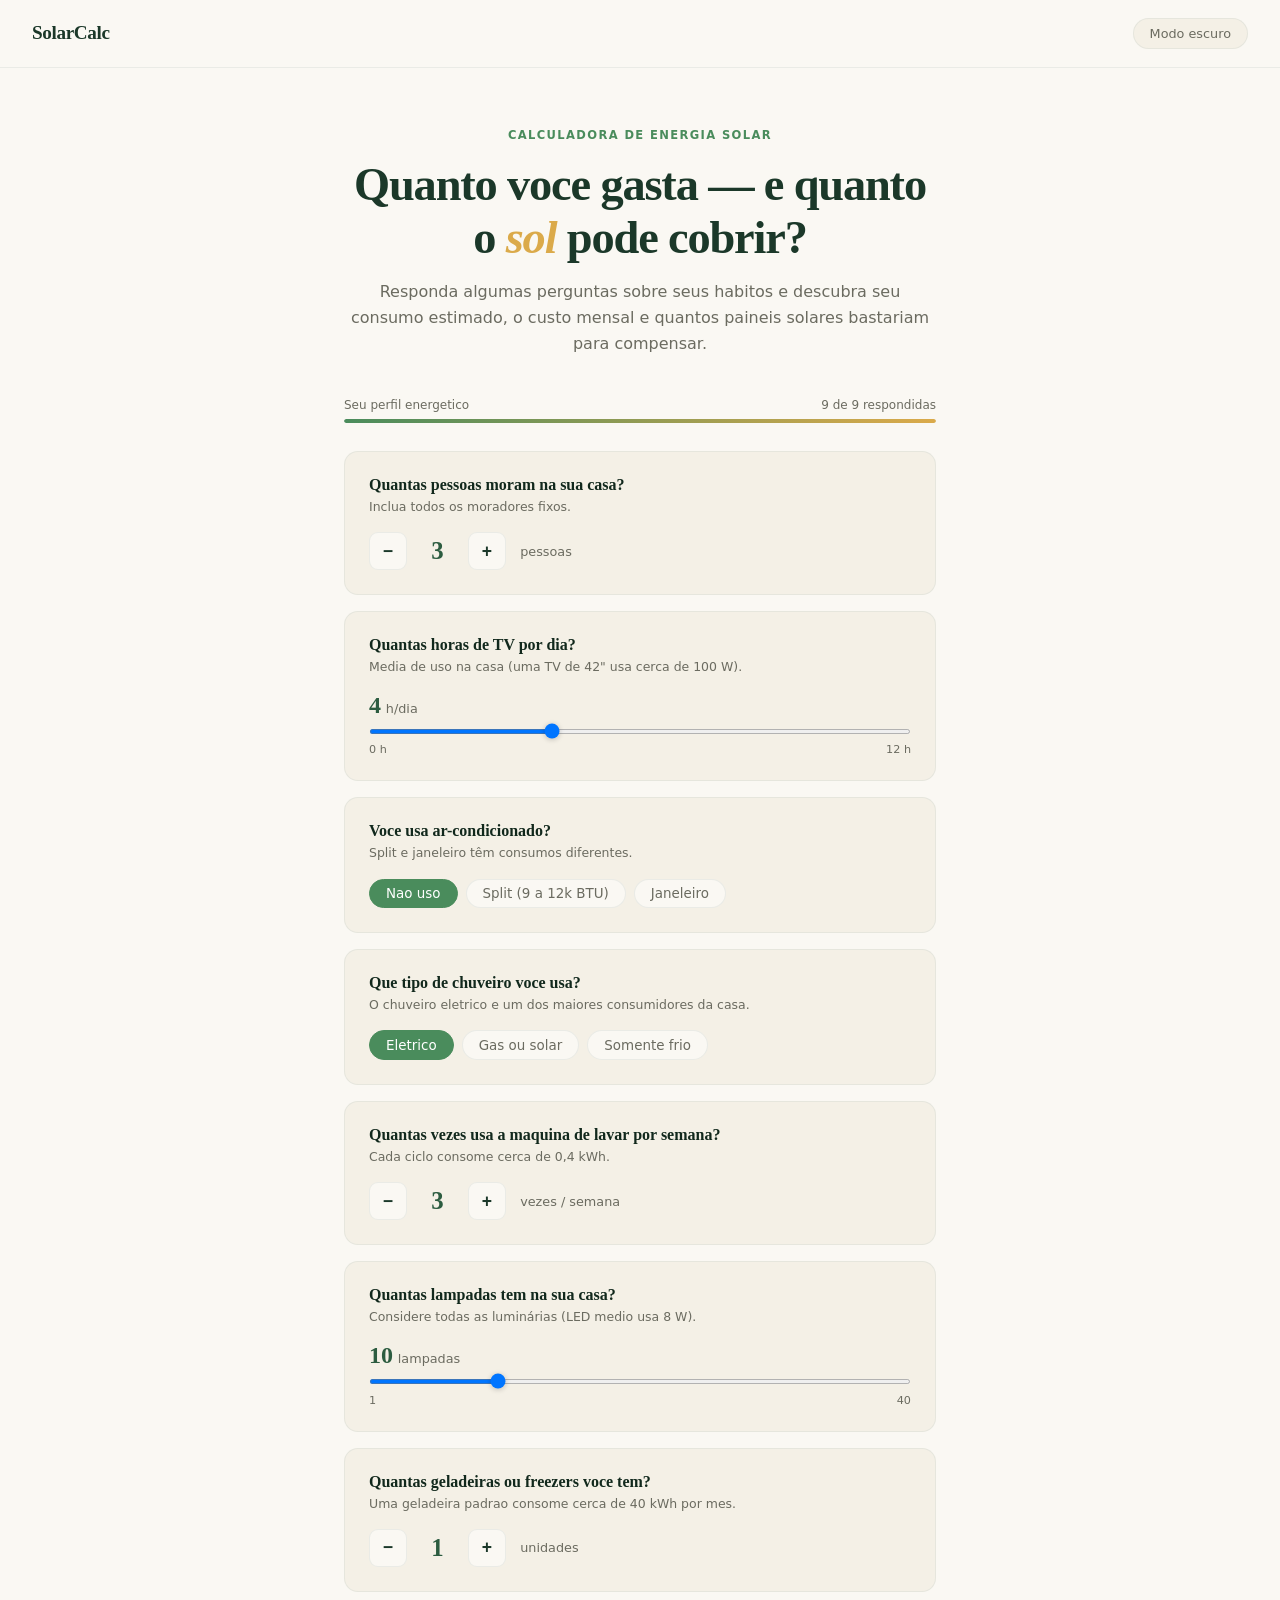
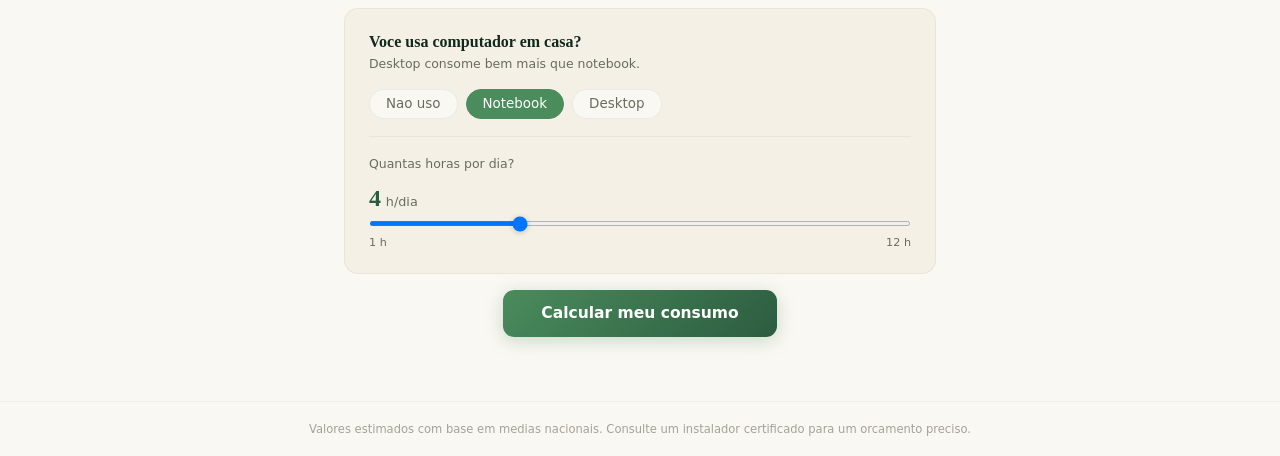
<file: acesso.html>
<!DOCTYPE html>
<html lang="en">
<head>
    <meta charset="UTF-8">
    <meta name="viewport" content="width=device-width, initial-scale=1.0">
    <title>Document</title>
    <link rel="stylesheet" href="./acesso.css">
</head>
<body>

  <header>
    <span class="logo">SolarCalc</span>
    <button class="theme-btn" id="themeBtn">Modo escuro</button>
  </header>

  <section class="hero">
    <span class="eyebrow">Calculadora de Energia Solar</span>
    <h1>Quanto voce gasta — e quanto o <em>sol</em> pode cobrir?</h1>
    <p>Responda algumas perguntas sobre seus habitos e descubra seu consumo estimado, o custo mensal e quantos paineis solares bastariam para compensar.</p>
  </section>

  <div class="progress-wrap">
    <div class="progress-meta">
      <span>Seu perfil energetico</span>
      <span id="progressText">0 de 9 respondidas</span>
    </div>
    <div class="progress-track">
      <div class="progress-fill" id="progressFill"></div>
    </div>
  </div>

  <div class="cards">

    <div class="card">
      <div class="card-label">Quantas pessoas moram na sua casa?</div>
      <div class="card-hint">Inclua todos os moradores fixos.</div>
      <div class="counter">
        <button class="counter-btn" id="pessoasMinus">&#8722;</button>
        <span class="counter-val" id="pessoasVal">3</span>
        <button class="counter-btn" id="pessoasPlus">+</button>
        <span class="counter-unit">pessoas</span>
      </div>
    </div>

    <div class="card">
      <div class="card-label">Quantas horas de TV por dia?</div>
      <div class="card-hint">Media de uso na casa (uma TV de 42" usa cerca de 100 W).</div>
      <div class="slider-wrap">
        <div class="slider-display" id="tvDisplay">4<span>h/dia</span></div>
        <input type="range" id="tvSlider" min="0" max="12" value="4" />
        <div class="slider-ends"><span>0 h</span><span>12 h</span></div>
      </div>
    </div>

    <div class="card">
      <div class="card-label">Voce usa ar-condicionado?</div>
      <div class="card-hint">Split e janeleiro têm consumos diferentes.</div>
      <div class="chips" id="acChips">
        <button class="chip active" data-val="nao">Nao uso</button>
        <button class="chip" data-val="split">Split (9 a 12k BTU)</button>
        <button class="chip" data-val="janela">Janeleiro</button>
      </div>
      <div class="sub-q" id="acSub" style="display:none">
        <div class="card-hint">Quantas horas por dia em media?</div>
        <div class="slider-wrap">
          <div class="slider-display" id="acHDisplay">4<span>h/dia</span></div>
          <input type="range" id="acHSlider" min="1" max="16" value="4" />
          <div class="slider-ends"><span>1 h</span><span>16 h</span></div>
        </div>
      </div>
    </div>

    <div class="card">
      <div class="card-label">Que tipo de chuveiro voce usa?</div>
      <div class="card-hint">O chuveiro eletrico e um dos maiores consumidores da casa.</div>
      <div class="chips" id="chuveiroChips">
        <button class="chip active" data-val="eletrico">Eletrico</button>
        <button class="chip" data-val="gas">Gas ou solar</button>
        <button class="chip" data-val="frio">Somente frio</button>
      </div>
    </div>

    <div class="card">
      <div class="card-label">Quantas vezes usa a maquina de lavar por semana?</div>
      <div class="card-hint">Cada ciclo consome cerca de 0,4 kWh.</div>
      <div class="counter">
        <button class="counter-btn" id="lavMinus">&#8722;</button>
        <span class="counter-val" id="lavVal">3</span>
        <button class="counter-btn" id="lavPlus">+</button>
        <span class="counter-unit">vezes / semana</span>
      </div>
    </div>

    <div class="card">
      <div class="card-label">Quantas lampadas tem na sua casa?</div>
      <div class="card-hint">Considere todas as luminárias (LED medio usa 8 W).</div>
      <div class="slider-wrap">
        <div class="slider-display" id="lampDisplay">10<span>lampadas</span></div>
        <input type="range" id="lampSlider" min="1" max="40" value="10" />
        <div class="slider-ends"><span>1</span><span>40</span></div>
      </div>
    </div>

    <div class="card">
      <div class="card-label">Quantas geladeiras ou freezers voce tem?</div>
      <div class="card-hint">Uma geladeira padrao consome cerca de 40 kWh por mes.</div>
      <div class="counter">
        <button class="counter-btn" id="gelMinus">&#8722;</button>
        <span class="counter-val" id="gelVal">1</span>
        <button class="counter-btn" id="gelPlus">+</button>
        <span class="counter-unit">unidades</span>
      </div>
    </div>

    <div class="card">
      <div class="card-label">Voce usa computador em casa?</div>
      <div class="card-hint">Desktop consome bem mais que notebook.</div>
      <div class="chips" id="compChips">
        <button class="chip" data-val="nao">Nao uso</button>
        <button class="chip active" data-val="notebook">Notebook</button>
        <button class="chip" data-val="desktop">Desktop</button>
      </div>
      <div class="sub-q" id="compSub">
        <div class="card-hint">Quantas horas por dia?</div>
        <div class="slider-wrap">
          <div class="slider-display" id="compHDisplay">4<span>h/dia</span></div>
          <input type="range" id="compHSlider" min="1" max="12" value="4" />
          <div class="slider-ends"><span>1 h</span><span>12 h</span></div>
        </div>
      </div>
    </div>

    <div class="cta-wrap">
      <button class="cta-btn" id="calcBtn">Calcular meu consumo</button>
    </div>

  </div>

  <div id="results">
    <h2 class="results-title">Seu perfil energetico</h2>
    <p class="results-sub">Estimativa baseada nos seus habitos. Tarifa media brasileira de R$ 0,85 / kWh.</p>

    <div class="stat-grid">
      <div class="stat">
        <div class="stat-val" id="rKwh">—</div>
        <div class="stat-unit">kWh / mes</div>
        <div class="stat-desc">Consumo estimado</div>
      </div>
      <div class="stat">
        <div class="stat-val" id="rCusto">—</div>
        <div class="stat-unit">/ mes</div>
        <div class="stat-desc">Custo estimado na conta</div>
      </div>
      <div class="stat">
        <div class="stat-val" id="rCo2">—</div>
        <div class="stat-unit">kg CO₂ / mes</div>
        <div class="stat-desc">Emissoes equivalentes</div>
      </div>
      <div class="stat">
        <div class="stat-val" id="rAnual">—</div>
        <div class="stat-unit">/ ano</div>
        <div class="stat-desc">Custo anual estimado</div>
      </div>
    </div>

    <div class="solar-card">
      <div class="solar-label">Compensacao solar</div>
      <h3 class="solar-headline" id="solarHeadline">Com <strong>— paineis</strong>, voce cobre <strong>—%</strong> do consumo</h3>
      <div class="panels-row" id="panelsRow"></div>
      <div class="solar-grid">
        <div>
          <div class="sg-label">Geracao estimada</div>
          <div class="sg-val" id="rGeracao">—</div>
        </div>
        <div>
          <div class="sg-label">Economia mensal</div>
          <div class="sg-val" id="rEconMensal">—</div>
        </div>
        <div>
          <div class="sg-label">Economia anual</div>
          <div class="sg-val" id="rEconAnual">—</div>
        </div>
        <div>
          <div class="sg-label">CO₂ evitado / mes</div>
          <div class="sg-val" id="rCo2Evitado">—</div>
        </div>
      </div>
    </div>

    <div class="co2-card">
      <div class="co2-header">
        <span class="co2-title">Compensacao de carbono</span>
        <span class="co2-badge" id="co2Badge">—%</span>
      </div>
      <div class="bar-track">
        <div class="bar-fill" id="co2Bar" style="width:0%"></div>
      </div>
      <div class="bar-legend"><span>0% — sem paineis</span><span>100% — totalmente compensado</span></div>
    </div>

    <div class="tip" id="tipChuveiro" style="display:none">
      <b>Dica:</b> O chuveiro eletrico pode representar ate 25% do consumo residencial. Trocar por aquecedor solar reduz a quantidade de paineis necessaria.
    </div>

    <div class="tip" id="tipAC" style="display:none">
      <b>Ar-condicionado:</b> Manter o filtro limpo e operar entre 24 e 26 °C pode reduzir o consumo do aparelho em ate 30%.
    </div>

    <div style="text-align:center">
      <button class="reset-btn" id="resetBtn">Refazer o calculo</button>
    </div>
  </div>

  <footer>Valores estimados com base em medias nacionais. Consulte um instalador certificado para um orcamento preciso.</footer>

</body>
<script>
   var state = {
      pessoas: 3, tvH: 4,
      ac: "nao", acH: 4,
      chuveiro: "eletrico",
      lav: 3, lamp: 10, gel: 1,
      comp: "notebook", compH: 4
    };

    /* Theme */
    var themeBtn = document.getElementById("themeBtn");
    themeBtn.addEventListener("click", function() {
      var dark = document.documentElement.getAttribute("data-theme") === "dark";
      document.documentElement.setAttribute("data-theme", dark ? "light" : "dark");
      themeBtn.textContent = dark ? "Modo escuro" : "Modo claro";
    });

    /* Progress */
    function updateProgress() {
      var filled = [
        state.pessoas > 0, state.tvH >= 0, state.ac !== "",
        state.chuveiro !== "", state.lav >= 0, state.lamp > 0,
        state.gel >= 0, state.comp !== "", state.compH >= 0
      ].filter(Boolean).length;
      document.getElementById("progressText").textContent = filled + " de 9 respondidas";
      document.getElementById("progressFill").style.width = (filled / 9 * 100) + "%";
    }

    /* Counter */
    function makeCounter(minusId, plusId, valId, key, min, max) {
      var minus = document.getElementById(minusId);
      var plus  = document.getElementById(plusId);
      var val   = document.getElementById(valId);
      function render() {
        val.textContent = state[key];
        minus.disabled = state[key] <= min;
        plus.disabled  = state[key] >= max;
      }
      minus.addEventListener("click", function() { state[key] = Math.max(min, state[key] - 1); render(); updateProgress(); });
      plus.addEventListener("click",  function() { state[key] = Math.min(max, state[key] + 1); render(); updateProgress(); });
      render();
    }

    makeCounter("pessoasMinus", "pessoasPlus", "pessoasVal", "pessoas", 1, 15);
    makeCounter("lavMinus",     "lavPlus",     "lavVal",     "lav",     0, 14);
    makeCounter("gelMinus",     "gelPlus",     "gelVal",     "gel",     0,  5);

    /* Slider */
    function makeSlider(sliderId, displayId, key, unit) {
      var slider  = document.getElementById(sliderId);
      var display = document.getElementById(displayId);
      function render() {
        var pct = (slider.value - slider.min) / (slider.max - slider.min) * 100;
        slider.style.background = "linear-gradient(90deg, var(--leaf) " + pct + "%, var(--mist) " + pct + "%)";
        display.innerHTML = slider.value + "<span>" + unit + "</span>";
        state[key] = +slider.value;
      }
      slider.addEventListener("input", function() { render(); updateProgress(); });
      render();
    }

    makeSlider("tvSlider",    "tvDisplay",    "tvH",  "h/dia");
    makeSlider("acHSlider",   "acHDisplay",   "acH",  "h/dia");
    makeSlider("lampSlider",  "lampDisplay",  "lamp", "lampadas");
    makeSlider("compHSlider", "compHDisplay", "compH","h/dia");

    /* Chips */
    function makeChips(groupId, key, onchange) {
      var group = document.getElementById(groupId);
      group.querySelectorAll(".chip").forEach(function(btn) {
        btn.addEventListener("click", function() {
          group.querySelectorAll(".chip").forEach(function(b) { b.classList.remove("active"); });
          btn.classList.add("active");
          state[key] = btn.getAttribute("data-val");
          if (onchange) onchange(state[key]);
          updateProgress();
        });
      });
    }

    makeChips("acChips", "ac", function(val) {
      document.getElementById("acSub").style.display = val === "nao" ? "none" : "block";
    });

    makeChips("chuveiroChips", "chuveiro", null);

    makeChips("compChips", "comp", function(val) {
      document.getElementById("compSub").style.display = val === "nao" ? "none" : "block";
    });

    /* Calc */
    function calcular() {
      var TARIFA = 0.85, PAINEL = 35, CO2 = 0.0817;
      var kwh = 0;
      kwh += state.pessoas * 15;
      kwh += state.tvH * 0.1 * 30;
      if (state.ac === "split")    kwh += state.acH * 0.9  * 30;
      if (state.ac === "janela")   kwh += state.acH * 1.35 * 30;
      if (state.chuveiro === "eletrico") kwh += state.pessoas * 0.73 * 30;
      if (state.chuveiro === "gas")      kwh += state.pessoas * 0.05 * 30;
      kwh += state.lav  * 0.375 * 4.3;
      kwh += state.lamp * 0.008 * 5 * 30;
      kwh += state.gel  * 40;
      if (state.comp === "notebook") kwh += state.compH * 0.06 * 30;
      if (state.comp === "desktop")  kwh += state.compH * 0.20 * 30;

      var total   = Math.round(kwh);
      var custo   = (total * TARIFA).toFixed(2);
      var paineis = Math.ceil(total / PAINEL);
      var geracao = paineis * PAINEL;
      var econ    = (Math.min(geracao, total) * TARIFA).toFixed(2);
      var pct     = Math.min(100, Math.round(geracao / total * 100));
      var co2     = (total * CO2).toFixed(1);
      var co2ev   = (Math.min(geracao, total) * CO2).toFixed(1);
      return { total: total, custo: custo, paineis: paineis, geracao: geracao, econ: econ, pct: pct, co2: co2, co2ev: co2ev };
    }

    function fmt(n) {
      return Number(n).toLocaleString("pt-BR", { minimumFractionDigits: 2 });
    }

    /* Render */
    document.getElementById("calcBtn").addEventListener("click", function() {
      var r = calcular();

      document.getElementById("rKwh").textContent   = r.total.toLocaleString("pt-BR");
      document.getElementById("rCusto").textContent  = "R$ " + fmt(r.custo);
      document.getElementById("rCo2").textContent    = r.co2;
      document.getElementById("rAnual").textContent  = "R$ " + fmt((+r.custo * 12).toFixed(2));

      var plural = r.paineis !== 1 ? "paineis" : "painel";
      document.getElementById("solarHeadline").innerHTML =
        "Com <strong>" + r.paineis + " " + plural + "</strong>, voce cobre <strong>" + r.pct + "%</strong> do consumo";

      document.getElementById("rGeracao").textContent    = r.geracao + " kWh/mes";
      document.getElementById("rEconMensal").textContent = "R$ " + fmt(r.econ);
      document.getElementById("rEconAnual").textContent  = "R$ " + fmt((+r.econ * 12).toFixed(2));
      document.getElementById("rCo2Evitado").textContent = r.co2ev + " kg";
      document.getElementById("co2Badge").textContent    = r.pct + "%";
      document.getElementById("co2Bar").style.width      = r.pct + "%";

      var row   = document.getElementById("panelsRow");
      var shown = Math.min(r.paineis, 30);
      row.innerHTML = "";
      for (var i = 0; i < shown; i++) {
        var p = document.createElement("div");
        p.className = "panel";
        row.appendChild(p);
      }
      if (r.paineis > 30) {
        var more = document.createElement("span");
        more.className = "more-panels";
        more.textContent = "+" + (r.paineis - 30) + " mais";
        row.appendChild(more);
      }

      document.getElementById("tipChuveiro").style.display = state.chuveiro === "eletrico" ? "block" : "none";
      document.getElementById("tipAC").style.display       = state.ac !== "nao" ? "block" : "none";

      var section = document.getElementById("results");
      section.classList.add("visible");
      setTimeout(function() { section.scrollIntoView({ behavior: "smooth", block: "start" }); }, 80);
    });

    document.getElementById("resetBtn").addEventListener("click", function() {
      document.getElementById("results").classList.remove("visible");
      window.scrollTo({ top: 0, behavior: "smooth" });
    });

    updateProgress();
</script>
</html>
</file>
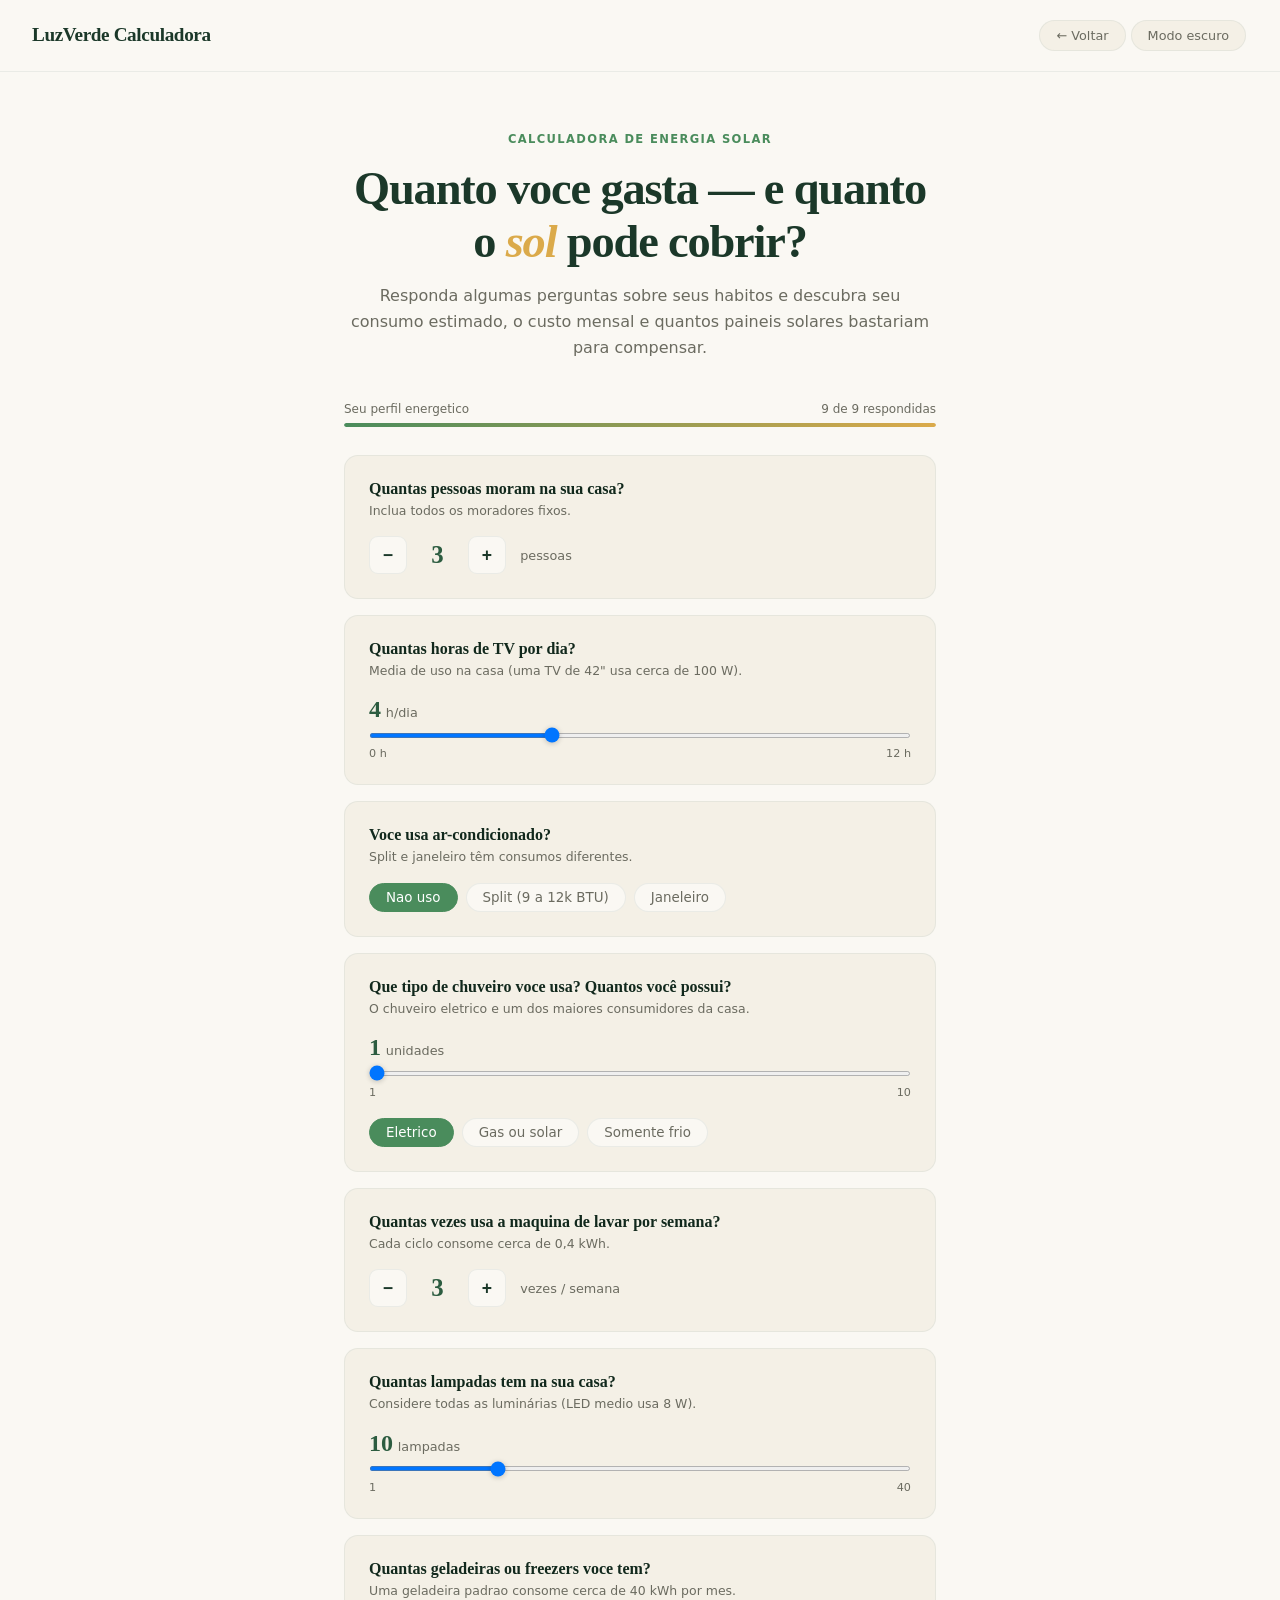
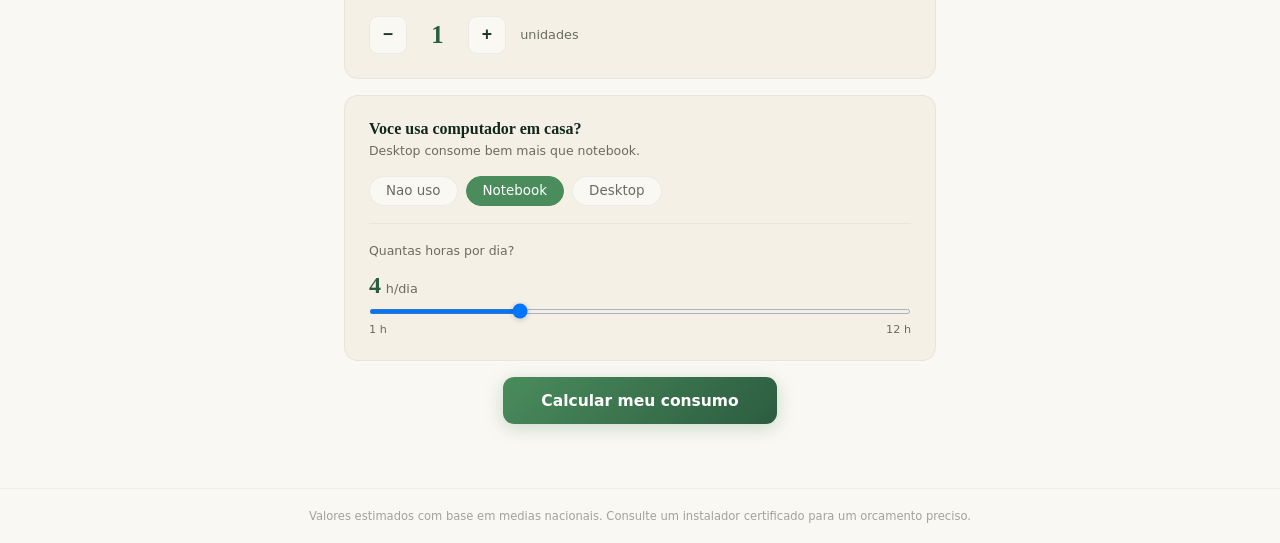
<file: ods7/acesso.html>
<!DOCTYPE html>
<html lang="en">
<head>
    <meta charset="UTF-8">
    <meta name="viewport" content="width=device-width, initial-scale=1.0">
    <title>LuzVerde Calculadora</title>
    <link rel="stylesheet" href="acesso.css">
</head>
<body>

  <header>
    <span class="logo">LuzVerde Calculadora</span>
    <table>
      <tr>
        <td>
          <button class="back-btn" id="backBtn" onclick="window.history.back()">&#8592; Voltar</button>
          <button class="theme-btn" id="themeBtn" onclick="toggleTheme()">Modo escuro</button>
        </td>
      </tr>
    </table>
    </header>

  <section class="hero">
    <span class="eyebrow">Calculadora de Energia Solar</span>
    <h1>Quanto voce gasta — e quanto o <em>sol</em> pode cobrir?</h1>
    <p>Responda algumas perguntas sobre seus habitos e descubra seu consumo estimado, o custo mensal e quantos paineis solares bastariam para compensar.</p>
  </section>

  <div class="progress-wrap">
    <div class="progress-meta">
      <span>Seu perfil energetico</span>
      <span id="progressText">0 de 9 respondidas</span>
    </div>
    <div class="progress-track">
      <div class="progress-fill" id="progressFill"></div>
    </div>
  </div>

  <div class="cards">

    <div class="card">
      <div class="card-label">Quantas pessoas moram na sua casa?</div>
      <div class="card-hint">Inclua todos os moradores fixos.</div>
      <div class="counter">
        <button class="counter-btn" id="pessoasMinus">&#8722;</button>
        <span class="counter-val" id="pessoasVal">3</span>
        <button class="counter-btn" id="pessoasPlus">+</button>
        <span class="counter-unit">pessoas</span>
      </div>
    </div>

    <div class="card">
      <div class="card-label">Quantas horas de TV por dia?</div>
      <div class="card-hint">Media de uso na casa (uma TV de 42" usa cerca de 100 W).</div>
      <div class="slider-wrap">
        <div class="slider-display" id="tvDisplay">4<span>h/dia</span></div>
        <input type="range" id="tvSlider" min="0" max="12" value="4" />
        <div class="slider-ends"><span>0 h</span><span>12 h</span></div>
      </div>
    </div>

    <div class="card">
      <div class="card-label">Voce usa ar-condicionado?</div>
      <div class="card-hint">Split e janeleiro têm consumos diferentes.</div>
      <div class="chips" id="acChips">
        <button class="chip active" data-val="nao">Nao uso</button>
        <button class="chip" data-val="split">Split (9 a 12k BTU)</button>
        <button class="chip" data-val="janela">Janeleiro</button>
      </div>
      <div class="sub-q" id="acSub" style="display:none">
        <div class="card-hint">Quantas horas por dia em media?</div>
        <div class="slider-wrap">
          <div class="slider-display" id="acHDisplay">4<span>h/dia</span></div>
          <input type="range" id="acHSlider" min="1" max="16" value="4" />
          <div class="slider-ends"><span>1 h</span><span>16 h</span></div>
        </div>
      </div>
    </div>

    <div class="card">
      <div class="card-label">Que tipo de chuveiro voce usa? Quantos você possui?</div>
      <div class="card-hint">O chuveiro eletrico e um dos maiores consumidores da casa.</div>
      
      <div class="slider-wrap">
        <div class="slider-display" id="chuveiroDisplay">1<span>unidade</span></div>
        <input type="range" id="chuveiroSlider" min="1" max="10" value="1" />
        <div class="slider-ends"><span>1</span><span>10</span></div>
      </div>
      <br>
      <div class="chips" id="chuveiroChips">
        <button class="chip active" data-val="eletrico">Eletrico</button>
        <button class="chip" data-val="gas">Gas ou solar</button>
        <button class="chip" data-val="frio">Somente frio</button>
      </div>
    </div>

    <div class="card">
      <div class="card-label">Quantas vezes usa a maquina de lavar por semana?</div>
      <div class="card-hint">Cada ciclo consome cerca de 0,4 kWh.</div>
      <div class="counter">
        <button class="counter-btn" id="lavMinus">&#8722;</button>
        <span class="counter-val" id="lavVal">3</span>
        <button class="counter-btn" id="lavPlus">+</button>
        <span class="counter-unit">vezes / semana</span>
      </div>
    </div>

    <div class="card">
      <div class="card-label">Quantas lampadas tem na sua casa?</div>
      <div class="card-hint">Considere todas as luminárias (LED medio usa 8 W).</div>
      <div class="slider-wrap">
        <div class="slider-display" id="lampDisplay">10<span>lampadas</span></div>
        <input type="range" id="lampSlider" min="1" max="40" value="10" />
        <div class="slider-ends"><span>1</span><span>40</span></div>
      </div>
    </div>

    <div class="card">
      <div class="card-label">Quantas geladeiras ou freezers voce tem?</div>
      <div class="card-hint">Uma geladeira padrao consome cerca de 40 kWh por mes.</div>
      <div class="counter">
        <button class="counter-btn" id="gelMinus">&#8722;</button>
        <span class="counter-val" id="gelVal">1</span>
        <button class="counter-btn" id="gelPlus">+</button>
        <span class="counter-unit">unidades</span>
      </div>
    </div>

    <div class="card">
      <div class="card-label">Voce usa computador em casa?</div>
      <div class="card-hint">Desktop consome bem mais que notebook.</div>
      <div class="chips" id="compChips">
        <button class="chip" data-val="nao">Nao uso</button>
        <button class="chip active" data-val="notebook">Notebook</button>
        <button class="chip" data-val="desktop">Desktop</button>
      </div>
      <div class="sub-q" id="compSub">
        <div class="card-hint">Quantas horas por dia?</div>
        <div class="slider-wrap">
          <div class="slider-display" id="compHDisplay">4<span>h/dia</span></div>
          <input type="range" id="compHSlider" min="1" max="12" value="4" />
          <div class="slider-ends"><span>1 h</span><span>12 h</span></div>
        </div>
      </div>
    </div>

    <div class="cta-wrap">
      <button class="cta-btn" id="calcBtn">Calcular meu consumo</button>
    </div>

  </div>

  <div id="results">
    <h2 class="results-title">Seu perfil energetico</h2>
    <p class="results-sub">Estimativa baseada nos seus habitos. Tarifa media brasileira de R$ 0,85 / kWh.</p>

    <div class="stat-grid">
      <div class="stat">
        <div class="stat-val" id="rKwh">—</div>
        <div class="stat-unit">kWh / mes</div>
        <div class="stat-desc">Consumo estimado</div>
      </div>
      <div class="stat">
        <div class="stat-val" id="rCusto">—</div>
        <div class="stat-unit">/ mes</div>
        <div class="stat-desc">Custo estimado na conta</div>
      </div>
      <div class="stat">
        <div class="stat-val" id="rCo2">—</div>
        <div class="stat-unit">kg CO₂ / mes</div>
        <div class="stat-desc">Emissoes equivalentes</div>
      </div>
      <div class="stat">
        <div class="stat-val" id="rAnual">—</div>
        <div class="stat-unit">/ ano</div>
        <div class="stat-desc">Custo anual estimado</div>
      </div>
    </div>

    <div class="solar-card">
      <div class="solar-label">Compensacao solar</div>
      <h3 class="solar-headline" id="solarHeadline">Com <strong>— paineis</strong>, voce cobre <strong>—%</strong> do consumo</h3>
      <div class="panels-row" id="panelsRow"></div>
      <div class="solar-grid">
        <div>
          <div class="sg-label">Geracao estimada</div>
          <div class="sg-val" id="rGeracao">—</div>
        </div>
        <div>
          <div class="sg-label">Economia mensal</div>
          <div class="sg-val" id="rEconMensal">—</div>
        </div>
        <div>
          <div class="sg-label">Economia anual</div>
          <div class="sg-val" id="rEconAnual">—</div>
        </div>
        <div>
          <div class="sg-label">CO₂ evitado / mes</div>
          <div class="sg-val" id="rCo2Evitado">—</div>
        </div>
      </div>
    </div>

    <div class="co2-card">
      <div class="co2-header">
        <span class="co2-title">Compensacao de carbono</span>
        <span class="co2-badge" id="co2Badge">—%</span>
      </div>
      <div class="bar-track">
        <div class="bar-fill" id="co2Bar" style="width:0%"></div>
      </div>
      <div class="bar-legend"><span>0% — sem paineis</span><span>100% — totalmente compensado</span></div>
    </div>

    <div class="tip" id="tipChuveiro" style="display:none">
      <b>Dica:</b> O chuveiro eletrico pode representar ate 25% do consumo residencial. Trocar por aquecedor solar reduz a quantidade de paineis necessaria.
    </div>

    <div class="tip" id="tipAC" style="display:none">
      <b>Ar-condicionado:</b> Manter o filtro limpo e operar entre 24 e 26 °C pode reduzir o consumo do aparelho em ate 30%.
    </div>

    <div style="text-align:center">
      <button class="reset-btn" id="resetBtn">Refazer o calculo</button>
    </div>
  </div>

  <footer>Valores estimados com base em medias nacionais. Consulte um instalador certificado para um orcamento preciso.</footer>

</body>
<script>
   var state = {
      pessoas: 3, tvH: 4,
      ac: "nao", acH: 4,
      chuveiro: "eletrico",
      lav: 3, lamp: 10, gel: 1,
      comp: "notebook", compH: 4
    };

    /* Theme */
    var themeBtn = document.getElementById("themeBtn");
    themeBtn.addEventListener("click", function() {
      var dark = document.documentElement.getAttribute("data-theme") === "dark";
      document.documentElement.setAttribute("data-theme", dark ? "light" : "dark");
      themeBtn.textContent = dark ? "Modo escuro" : "Modo claro";
    });

    /* Progress */
    function updateProgress() {
      var filled = [
        state.pessoas > 0, state.tvH >= 0, state.ac !== "",
        state.chuveiro !== "", state.lav >= 0, state.lamp > 0,
        state.gel >= 0, state.comp !== "", state.compH >= 0
      ].filter(Boolean).length;
      document.getElementById("progressText").textContent = filled + " de 9 respondidas";
      document.getElementById("progressFill").style.width = (filled / 9 * 100) + "%";
    }

    /* Counter */
    function makeCounter(minusId, plusId, valId, key, min, max) {
      var minus = document.getElementById(minusId);
      var plus  = document.getElementById(plusId);
      var val   = document.getElementById(valId);
      function render() {
        val.textContent = state[key];
        minus.disabled = state[key] <= min;
        plus.disabled  = state[key] >= max;
      }
      minus.addEventListener("click", function() { state[key] = Math.max(min, state[key] - 1); render(); updateProgress(); });
      plus.addEventListener("click",  function() { state[key] = Math.min(max, state[key] + 1); render(); updateProgress(); });
      render();
    }

    makeCounter("pessoasMinus", "pessoasPlus", "pessoasVal", "pessoas", 1, 15);
    makeCounter("lavMinus",     "lavPlus",     "lavVal",     "lav",     0, 14);
    makeCounter("gelMinus",     "gelPlus",     "gelVal",     "gel",     0,  5);

    /* Slider */
    function makeSlider(sliderId, displayId, key, unit) {
      var slider  = document.getElementById(sliderId);
      var display = document.getElementById(displayId);
      function render() {
        var pct = (slider.value - slider.min) / (slider.max - slider.min) * 100;
        slider.style.background = "linear-gradient(90deg, var(--leaf) " + pct + "%, var(--mist) " + pct + "%)";
        display.innerHTML = slider.value + "<span>" + unit + "</span>";
        state[key] = +slider.value;
      }
      slider.addEventListener("input", function() { render(); updateProgress(); });
      render();
    }

    makeSlider("tvSlider",    "tvDisplay",    "tvH",  "h/dia");
    makeSlider("chuveiroSlider", "chuveiroDisplay", "chuveiroCount", "unidades");
    makeSlider("acHSlider",   "acHDisplay",   "acH",  "h/dia");
    makeSlider("lampSlider",  "lampDisplay",  "lamp", "lampadas");
    makeSlider("compHSlider", "compHDisplay", "compH","h/dia");

    /* Chips */
    function makeChips(groupId, key, onchange) {
      var group = document.getElementById(groupId);
      group.querySelectorAll(".chip").forEach(function(btn) {
        btn.addEventListener("click", function() {
          group.querySelectorAll(".chip").forEach(function(b) { b.classList.remove("active"); });
          btn.classList.add("active");
          state[key] = btn.getAttribute("data-val");
          if (onchange) onchange(state[key]);
          updateProgress();
        });
      });
    }

    makeChips("acChips", "ac", function(val) {
      document.getElementById("acSub").style.display = val === "nao" ? "none" : "block";
    });

    makeChips("chuveiroChips", "chuveiro", null);

    makeChips("compChips", "comp", function(val) {
      document.getElementById("compSub").style.display = val === "nao" ? "none" : "block";
    });

    /* Calc */
    function calcular() {
      var TARIFA = 0.85, PAINEL = 35, CO2 = 0.0817;
      var kwh = 0;
      kwh += state.pessoas * 15;
      kwh += state.tvH * 0.1 * 30;
      if (state.ac === "split")    kwh += state.acH * 0.9  * 30;
      if (state.ac === "janela")   kwh += state.acH * 1.35 * 30;
      if (state.chuveiro === "eletrico") kwh += state.pessoas * 0.73 * 30;
      if (state.chuveiro === "gas")      kwh += state.pessoas * 0.05 * 30;
      kwh += state.lav  * 0.375 * 4.3;
      kwh += state.lamp * 0.008 * 5 * 30;
      kwh += state.gel  * 40;
      if (state.comp === "notebook") kwh += state.compH * 0.06 * 30;
      if (state.comp === "desktop")  kwh += state.compH * 0.20 * 30;

      var total   = Math.round(kwh);
      var custo   = (total * TARIFA).toFixed(2);
      var paineis = Math.ceil(total / PAINEL);
      var geracao = paineis * PAINEL;
      var econ    = (Math.min(geracao, total) * TARIFA).toFixed(2);
      var pct     = Math.min(100, Math.round(geracao / total * 100));
      var co2     = (total * CO2).toFixed(1);
      var co2ev   = (Math.min(geracao, total) * CO2).toFixed(1);
      return { total: total, custo: custo, paineis: paineis, geracao: geracao, econ: econ, pct: pct, co2: co2, co2ev: co2ev };
    }

    function fmt(n) {
      return Number(n).toLocaleString("pt-BR", { minimumFractionDigits: 2 });
    }

    /* Render */
    document.getElementById("calcBtn").addEventListener("click", function() {
      var r = calcular();

      document.getElementById("rKwh").textContent   = r.total.toLocaleString("pt-BR");
      document.getElementById("rCusto").textContent  = "R$ " + fmt(r.custo);
      document.getElementById("rCo2").textContent    = r.co2;
      document.getElementById("rAnual").textContent  = "R$ " + fmt((+r.custo * 12).toFixed(2));

      var plural = r.paineis !== 1 ? "paineis" : "painel";
      document.getElementById("solarHeadline").innerHTML =
        "Com <strong>" + r.paineis + " " + plural + "</strong>, voce cobre <strong>" + r.pct + "%</strong> do consumo";

      document.getElementById("rGeracao").textContent    = r.geracao + " kWh/mes";
      document.getElementById("rEconMensal").textContent = "R$ " + fmt(r.econ);
      document.getElementById("rEconAnual").textContent  = "R$ " + fmt((+r.econ * 12).toFixed(2));
      document.getElementById("rCo2Evitado").textContent = r.co2ev + " kg";
      document.getElementById("co2Badge").textContent    = r.pct + "%";
      document.getElementById("co2Bar").style.width      = r.pct + "%";

      var row   = document.getElementById("panelsRow");
      var shown = Math.min(r.paineis, 30);
      row.innerHTML = "";
      for (var i = 0; i < shown; i++) {
        var p = document.createElement("div");
        p.className = "panel";
        row.appendChild(p);
      }
      if (r.paineis > 30) {
        var more = document.createElement("span");
        more.className = "more-panels";
        more.textContent = "+" + (r.paineis - 30) + " mais";
        row.appendChild(more);
      }

      document.getElementById("tipChuveiro").style.display = state.chuveiro === "eletrico" ? "block" : "none";
      document.getElementById("tipAC").style.display       = state.ac !== "nao" ? "block" : "none";

      var section = document.getElementById("results");
      section.classList.add("visible");
      setTimeout(function() { section.scrollIntoView({ behavior: "smooth", block: "start" }); }, 80);
    });

    document.getElementById("resetBtn").addEventListener("click", function() {
      document.getElementById("results").classList.remove("visible");
      window.scrollTo({ top: 0, behavior: "smooth" });
    });

    updateProgress();
</script>
</html>
</file>
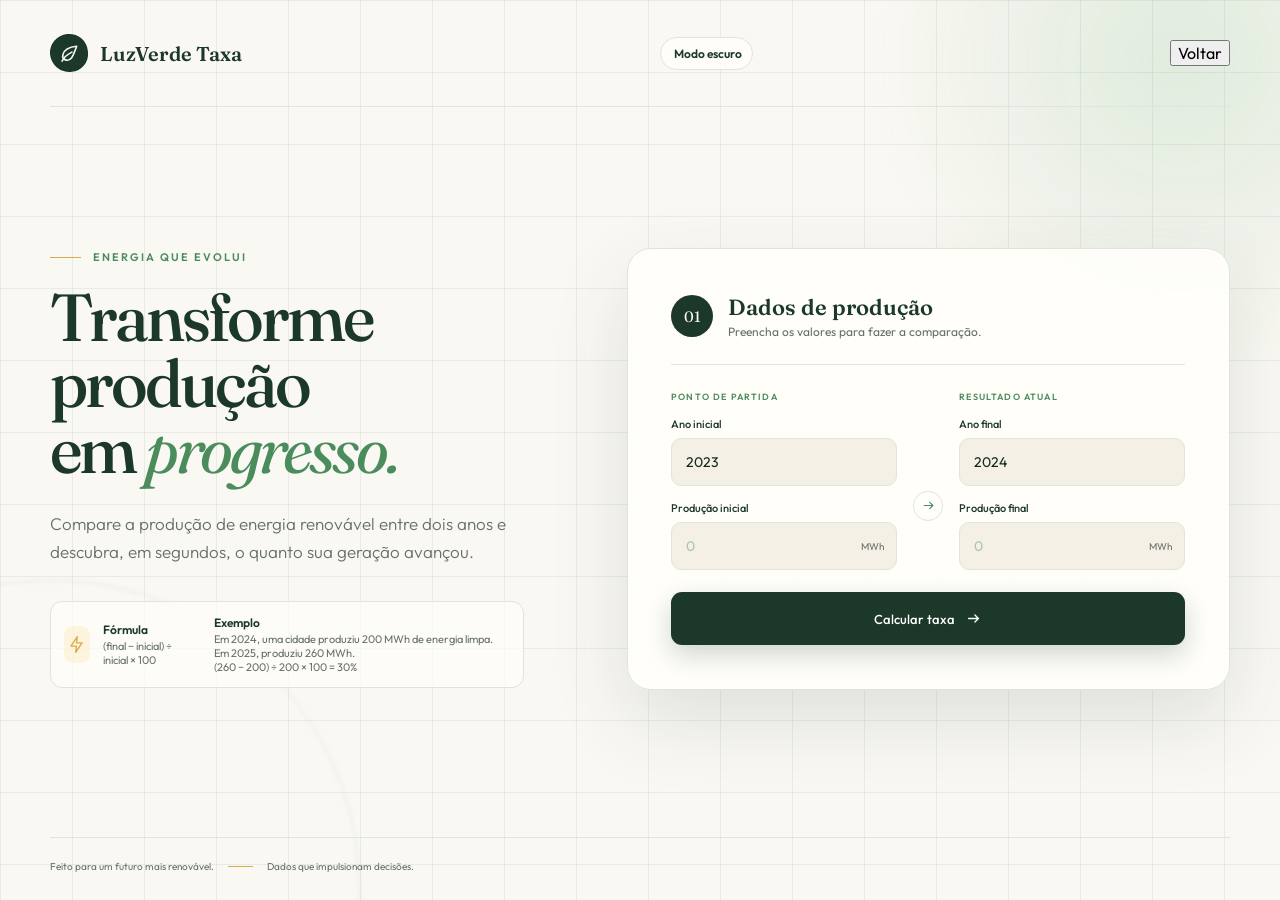
<file: ods7/taxa.html>
<!doctype html>
<html lang="<!-- figma:lang -->">
  <head>
    <!-- figma:head-start -->
    <meta charset="UTF-8" />
    <meta name="viewport" content="width=device-width, initial-scale=1.0" />
    <meta
      name="description"
      content="Calcule a taxa de crescimento da sua produção de energia renovável."
    />
    <title>LuzVerde Taxa</title>
    <link rel="stylesheet" href="/ods7/taxa/taxa.css" />
  </head>
  <body>
    <div class="app-shell">
      <div class="ambient ambient-one"></div>
      <div class="ambient ambient-two"></div>

      <header class="site-header">
        <a class="brand" href="#" aria-label="VerdeMétrica — início">
          <span class="brand-mark" aria-hidden="true">
            <svg
              class="brand-icon"
              fill="none"
              viewBox="0 0 24 24"
              xmlns="http://www.w3.org/2000/svg"
            >
              <path
                d="M19.5 4.5C12 5.1 6.4 8.2 5.1 13.2c-.6 2.3.4 4.6 2.6 5.5 2.5 1 5-.3 6.5-2.2 2.2-2.8 3.1-6.8 5.3-12Z"
                stroke="currentColor"
                stroke-linecap="round"
                stroke-linejoin="round"
                stroke-width="1.7"
              ></path>
              <path
                d="M4.2 20c2.1-4.1 5.3-7 10.3-9.4"
                stroke="currentColor"
                stroke-linecap="round"
                stroke-width="1.7"
              ></path>
            </svg>
          </span>
          <span>LuzVerde Taxa</span>
        </a>

        <button
          id="theme-toggle"
          class="theme-toggle"
          type="button"
          aria-label="Ativar modo escuro"
          aria-pressed="false"
        >
          <span id="theme-label" class="theme-label">Modo escuro</span>
          </span>
        </button>
        <button
            id="back-toggle"
            class="back-toggle"
            type="button"
            aria-label="Voltar"
            aria-pressed="false"
            >
          <span id="back-label" class="back-label">Voltar</span>
          </span>
        </button>
      </header>

      <main class="main-content">
        <section class="intro" aria-labelledby="page-title">
          <div class="eyebrow">
            <span class="eyebrow-line"></span>
            ENERGIA QUE EVOLUI
          </div>
          <h1 id="page-title">
            Transforme produção
            <br />
            em <em>progresso.</em>
          </h1>
          <p class="intro-copy">
            Compare a produção de energia renovável entre dois anos e descubra,
            em segundos, o quanto sua geração avançou.
          </p>

          <div class="formula-card">
            <span class="formula-icon">
              <svg
                aria-hidden="true"
                fill="none"
                viewBox="0 0 24 24"
                xmlns="http://www.w3.org/2000/svg"
              >
                <path
                  d="m13 2-8 12h7l-1 8 8-12h-7l1-8Z"
                  stroke="currentColor"
                  stroke-linecap="round"
                  stroke-linejoin="round"
                  stroke-width="1.7"
                ></path>
              </svg>
            </span>
            <span>
              <strong>Fórmula</strong>
              <small>(final − inicial) ÷ inicial × 100</small>
            </span>
            <br>
            <span>
              <strong>Exemplo</strong>
              <small>Em 2024, uma cidade produziu 200 MWh de energia limpa. Em 2025, produziu 260 MWh.</small>
              <small>(260 − 200) ÷ 200 × 100 = 30%</small>
            </span>
          </div>
        </section>

        <section class="calculator-card" aria-labelledby="calculator-title">
          <div class="card-heading">
            <span class="step-number">01</span>
            <span>
              <h2 id="calculator-title">Dados de produção</h2>
              <p>Preencha os valores para fazer a comparação.</p>
            </span>
          </div>

          <form id="energy-form">
            <div class="period">
              <div class="period-column">
                <span class="period-tag">PONTO DE PARTIDA</span>

                <label class="field" for="initial-year">
                  <span class="field-label">Ano inicial</span>
                  <span class="input-wrap">
                    <input
                      id="initial-year"
                      type="number"
                      inputmode="numeric"
                      min="1900"
                      max="2200"
                      step="1"
                      value="2023"
                      required
                    />
                  </span>
                </label>

                <label class="field" for="initial-production">
                  <span class="field-label">Produção inicial</span>
                  <span class="input-wrap">
                    <input
                      id="initial-production"
                      type="number"
                      inputmode="decimal"
                      min="0"
                      step="any"
                      placeholder="0"
                      required
                    />
                    <span class="input-suffix">MWh</span>
                  </span>
                </label>
              </div>

              <div class="period-divider" aria-hidden="true">
                <span>
                  <svg fill="none" viewBox="0 0 24 24">
                    <path
                      d="M5 12h14m-5-5 5 5-5 5"
                      stroke="currentColor"
                      stroke-linecap="round"
                      stroke-linejoin="round"
                      stroke-width="1.7"
                    ></path>
                  </svg>
                </span>
              </div>

              <div class="period-column">
                <span class="period-tag">RESULTADO ATUAL</span>

                <label class="field" for="final-year">
                  <span class="field-label">Ano final</span>
                  <span class="input-wrap">
                    <input
                      id="final-year"
                      type="number"
                      inputmode="numeric"
                      min="1900"
                      max="2200"
                      step="1"
                      value="2024"
                      required
                    />
                  </span>
                </label>

                <label class="field" for="final-production">
                  <span class="field-label">Produção final</span>
                  <span class="input-wrap">
                    <input
                      id="final-production"
                      type="number"
                      inputmode="decimal"
                      min="0"
                      step="any"
                      placeholder="0"
                      required
                    />
                    <span class="input-suffix">MWh</span>
                  </span>
                </label>
              </div>
            </div>

            <p id="error-message" class="error-message" role="alert" hidden></p>

            <button class="calculate-button" type="submit">
              Calcular taxa
              <svg
                class="button-icon"
                aria-hidden="true"
                fill="none"
                viewBox="0 0 24 24"
              >
                <path
                  d="M5 12h14m-5-5 5 5-5 5"
                  stroke="currentColor"
                  stroke-linecap="round"
                  stroke-linejoin="round"
                  stroke-width="1.8"
                ></path>
              </svg>
            </button>
          </form>

          <div id="result" class="result" aria-live="polite" hidden>
            <div class="result-topline">
              <span>VARIAÇÃO CALCULADA</span>
              <span id="result-status" class="result-status"></span>
            </div>
            <div class="result-value">
              <span id="result-number"></span><small>%</small>
            </div>
            <p id="result-description"></p>
          </div>
        </section>
      </main>

      <footer>
        <span>Feito para um futuro mais renovável.</span>
        <span class="footer-line"></span>
        <span>Dados que impulsionam decisões.</span>
      </footer>
    </div>

    <script>
        const root = document.documentElement;
        const themeToggle = document.querySelector("#theme-toggle");
        const themeIcon = document.querySelector("#theme-icon");
        const themeLabel = document.querySelector("#theme-label");
        const form = document.querySelector("#energy-form");
        const errorMessage = document.querySelector("#error-message");
        const result = document.querySelector("#result");
        const resultStatus = document.querySelector("#result-status");
        const resultNumber = document.querySelector("#result-number");
        const resultDescription = document.querySelector("#result-description");


function setTheme(theme) {
  const isDark = theme === "dark";

  root.dataset.theme = theme;
  localStorage.setItem("energy-theme", theme);
  themeToggle.setAttribute("aria-pressed", String(isDark));
  themeToggle.setAttribute(
    "aria-label",
    `Ativar modo ${isDark ? "claro" : "escuro"}`,
  );
}

const savedTheme = localStorage.getItem("energy-theme");
const preferredTheme =
  savedTheme === "light" || savedTheme === "dark"
    ? savedTheme
    : window.matchMedia("(prefers-color-scheme: dark)").matches
      ? "dark"
      : "light";

setTheme(preferredTheme);

themeToggle.addEventListener("click", () => {
  setTheme(root.dataset.theme === "dark" ? "light" : "dark");
});

function showError(message) {
  errorMessage.textContent = message;
  errorMessage.hidden = false;
  result.hidden = true;
}

function formatNumber(value, options = {}) {
  return value.toLocaleString("pt-BR", options);
}

form.addEventListener("submit", (event) => {
  event.preventDefault();

  const initialYear = document.querySelector("#initial-year").value;
  const finalYear = document.querySelector("#final-year").value;
  const initial = Number(document.querySelector("#initial-production").value);
  const final = Number(document.querySelector("#final-production").value);

  if (!Number.isFinite(initial) || initial <= 0) {
    showError("A produção inicial precisa ser maior que zero.");
    return;
  }

  if (!Number.isFinite(final) || final < 0) {
    showError("Informe uma produção final válida.");
    return;
  }

  if (Number(finalYear) <= Number(initialYear)) {
    showError("O ano final deve ser posterior ao ano inicial.");
    return;
  }

  const rate = ((final - initial) / initial) * 100;
  const kind = rate > 0 ? "positive" : rate < 0 ? "negative" : "neutral";
  const status =
    kind === "positive"
      ? "Crescimento"
      : kind === "negative"
        ? "Redução"
        : "Estável";
  const movement =
    kind === "positive"
      ? "cresceu"
      : kind === "negative"
        ? "reduziu"
        : "permaneceu estável";

  errorMessage.hidden = true;
  result.className = `result result-${kind}`;
  resultStatus.textContent = status;
  resultNumber.textContent = `${rate > 0 ? "+" : ""}${formatNumber(rate, {
    minimumFractionDigits: 1,
    maximumFractionDigits: 2,
  })}`;
  resultDescription.textContent =
    `Entre ${initialYear} e ${finalYear}, a produção ${movement} ` +
    `de ${formatNumber(initial)} MWh para ${formatNumber(final)} MWh.`;
  result.hidden = false;
});

    </script>
  </body>
</html>
</file>
<file: acesso.css>
:root {
      --forest:      #1b3829;
      --forest-deep: #1e3d2b;
      --forest-dark: #11281c;
      --forest-mid:  #2c5c40;
      --leaf:        #4a8c5c;
      --moss:        #7ab88a;
      --moss-light:  #a8c4b0;
      --sun:         #dbaa4a;
      --sun-light:   #f7d77f;
      --cream:       #faf8f3;
      --warm:        #f4f0e6;
      --mist:        rgba(195,204,197,0.3);
      --stone:       #6b6b60;
      --ff-display:  'Fraunces', Georgia, serif;
      --ff-body:     'Outfit', system-ui, sans-serif;
    }

    [data-theme="dark"] {
      --forest:      #1a3a2a;
      --forest-deep: #0e1e16;
      --forest-dark: #0a1510;
      --forest-mid:  #245e40;
      --leaf:        #62ae7d;
      --moss:        #8bb999;
      --moss-light:  #b2d8c3;
      --sun:         #e8a020;
      --sun-light:   #f5c842;
      --cream:       #020202;
      --warm:        #1c2d23;
      --mist:        #1f2f26;
      --stone:       #d7dcd4;
    }

    *, *::before, *::after { box-sizing: border-box; margin: 0; padding: 0; }
    html { scroll-behavior: smooth; }

    body {
      font-family: var(--ff-body);
      background: var(--cream);
      color: var(--forest-dark);
      min-height: 100vh;
      transition: background 0.3s, color 0.3s;
    }

    [data-theme="dark"] body { color: var(--stone); }

    ::-webkit-scrollbar { width: 5px; }
    ::-webkit-scrollbar-track { background: transparent; }
    ::-webkit-scrollbar-thumb { background: var(--moss-light); border-radius: 3px; }

    /* Header */
    header {
      display: flex;
      align-items: center;
      justify-content: space-between;
      padding: 1.1rem 2rem;
      border-bottom: 1px solid var(--mist);
      position: sticky;
      top: 0;
      background: var(--cream);
      z-index: 50;
      transition: background 0.3s;
    }

    .logo {
      font-family: var(--ff-display);
      font-size: 1.2rem;
      font-weight: 600;
      color: var(--forest);
      letter-spacing: -0.02em;
    }

    [data-theme="dark"] .logo { color: var(--moss-light); }

    .theme-btn {
      padding: 0.45rem 1rem;
      border-radius: 999px;
      border: 1.5px solid var(--mist);
      background: var(--warm);
      color: var(--stone);
      font-family: var(--ff-body);
      font-size: 0.8rem;
      font-weight: 500;
      cursor: pointer;
      transition: border-color 0.2s, color 0.2s, background 0.3s;
    }

    .theme-btn:hover { border-color: var(--leaf); color: var(--leaf); }

    /* Hero */
    .hero {
      text-align: center;
      padding: 3.5rem 1.5rem 2.5rem;
      max-width: 640px;
      margin: 0 auto;
    }

    .eyebrow {
      display: inline-block;
      font-size: 0.72rem;
      font-weight: 600;
      letter-spacing: 0.12em;
      text-transform: uppercase;
      color: var(--leaf);
      margin-bottom: 1rem;
    }

    h1 {
      font-family: var(--ff-display);
      font-size: clamp(1.8rem, 4.5vw, 2.9rem);
      font-weight: 700;
      line-height: 1.15;
      color: var(--forest);
      letter-spacing: -0.025em;
      margin-bottom: 0.9rem;
    }

    [data-theme="dark"] h1 { color: var(--moss-light); }
    h1 em { font-style: italic; color: var(--sun); }

    .hero p {
      font-size: 1rem;
      line-height: 1.65;
      color: var(--stone);
    }

    /* Progress */
    .progress-wrap {
      max-width: 640px;
      margin: 0 auto 1.75rem;
      padding: 0 1.5rem;
    }

    .progress-meta {
      display: flex;
      justify-content: space-between;
      font-size: 0.75rem;
      color: var(--stone);
      margin-bottom: 0.45rem;
    }

    .progress-track {
      height: 4px;
      background: var(--mist);
      border-radius: 2px;
      overflow: hidden;
    }

    .progress-fill {
      height: 100%;
      background: linear-gradient(90deg, var(--leaf), var(--sun));
      border-radius: 2px;
      transition: width 0.4s ease;
      width: 0%;
    }

    /* Cards */
    .cards {
      max-width: 640px;
      margin: 0 auto;
      padding: 0 1.5rem 3rem;
      display: flex;
      flex-direction: column;
      gap: 1rem;
    }

    .card {
      background: var(--warm);
      border: 1.5px solid var(--mist);
      border-radius: 14px;
      padding: 1.5rem;
      transition: border-color 0.25s, background 0.3s;
    }

    [data-theme="dark"] .card {
      border-color: color-mix(in srgb, var(--leaf) 18%, transparent);
    }

    .card:focus-within { border-color: var(--leaf); }

    .card-label {
      font-family: var(--ff-display);
      font-size: 1rem;
      font-weight: 600;
      color: var(--forest-dark);
      margin-bottom: 0.25rem;
    }

    [data-theme="dark"] .card-label { color: var(--moss-light); }

    .card-hint {
      font-size: 0.78rem;
      color: var(--stone);
      margin-bottom: 1rem;
      line-height: 1.45;
    }

    /* Counter */
    .counter { display: flex; align-items: center; gap: 0.9rem; }

    .counter-btn {
      width: 38px;
      height: 38px;
      border-radius: 9px;
      border: 1.5px solid var(--mist);
      background: var(--cream);
      color: var(--forest);
      font-size: 1.1rem;
      font-weight: 600;
      cursor: pointer;
      transition: border-color 0.2s, color 0.2s, background 0.3s;
      display: flex;
      align-items: center;
      justify-content: center;
    }

    [data-theme="dark"] .counter-btn { background: var(--mist); color: var(--moss-light); }
    .counter-btn:hover:not(:disabled) { border-color: var(--leaf); color: var(--leaf); }
    .counter-btn:disabled { opacity: 0.3; cursor: not-allowed; }

    .counter-val {
      font-family: var(--ff-display);
      font-size: 1.55rem;
      font-weight: 700;
      color: var(--forest-mid);
      min-width: 2rem;
      text-align: center;
    }

    [data-theme="dark"] .counter-val { color: var(--sun-light); }
    .counter-unit { font-size: 0.8rem; color: var(--stone); }

    /* Chips */
    .chips { display: flex; flex-wrap: wrap; gap: 0.5rem; }

    .chip {
      padding: 0.4rem 1rem;
      border-radius: 999px;
      border: 1.5px solid var(--mist);
      background: var(--cream);
      color: var(--stone);
      font-family: var(--ff-body);
      font-size: 0.84rem;
      font-weight: 500;
      cursor: pointer;
      transition: all 0.18s ease;
    }

    [data-theme="dark"] .chip {
      background: var(--mist);
      border-color: color-mix(in srgb, var(--leaf) 22%, transparent);
    }

    .chip:hover { border-color: var(--leaf); color: var(--leaf); }

    .chip.active {
      background: var(--leaf);
      border-color: var(--leaf);
      color: #fff;
    }

    [data-theme="dark"] .chip.active { color: var(--forest-dark); }

    /* Slider */
    .slider-wrap { display: flex; flex-direction: column; gap: 0.6rem; }

    .slider-display {
      font-family: var(--ff-display);
      font-size: 1.5rem;
      font-weight: 700;
      color: var(--forest-mid);
    }

    [data-theme="dark"] .slider-display { color: var(--sun-light); }

    .slider-display span {
      font-size: 0.8rem;
      font-family: var(--ff-body);
      color: var(--stone);
      margin-left: 0.3rem;
      font-weight: 400;
    }

    input[type="range"] {
      width: 100%;
      height: 5px;
      border-radius: 3px;
      outline: none;
      cursor: pointer;
    }

    input[type="range"]::-webkit-slider-thumb {
      -webkit-appearance: none;
      width: 20px;
      height: 20px;
      border-radius: 50%;
      background: var(--leaf);
      border: 3px solid var(--cream);
      box-shadow: 0 1px 5px rgba(0,0,0,0.18);
      transition: transform 0.15s;
    }

    input[type="range"]::-webkit-slider-thumb:hover { transform: scale(1.15); }

    .slider-ends {
      display: flex;
      justify-content: space-between;
      font-size: 0.7rem;
      color: var(--stone);
    }

    .sub-q {
      margin-top: 1.1rem;
      border-top: 1px solid var(--mist);
      padding-top: 1.1rem;
    }

    .sub-q .card-hint { margin-bottom: 0.75rem; }

    /* CTA */
    .cta-wrap { text-align: center; padding-bottom: 1rem; }

    .cta-btn {
      padding: 0.9rem 2.4rem;
      background: linear-gradient(135deg, var(--leaf), var(--forest-mid));
      color: #fff;
      border: none;
      border-radius: 11px;
      font-family: var(--ff-body);
      font-size: 0.97rem;
      font-weight: 600;
      cursor: pointer;
      box-shadow: 0 4px 18px color-mix(in srgb, var(--leaf) 28%, transparent);
      transition: transform 0.2s, box-shadow 0.2s;
    }

    .cta-btn:hover { transform: translateY(-2px); box-shadow: 0 8px 24px color-mix(in srgb, var(--leaf) 34%, transparent); }
    .cta-btn:active { transform: none; }

    /* Results */
    #results {
      max-width: 640px;
      margin: 0 auto;
      padding: 0 1.5rem 4rem;
      display: none;
    }

    #results.visible {
      display: block;
      animation: fadeUp 0.45s ease;
    }

    @keyframes fadeUp {
      from { opacity: 0; transform: translateY(18px); }
      to   { opacity: 1; transform: translateY(0); }
    }

    .results-title {
      font-family: var(--ff-display);
      font-size: clamp(1.4rem, 3.5vw, 1.85rem);
      font-weight: 700;
      color: var(--forest);
      letter-spacing: -0.02em;
      margin-bottom: 0.3rem;
    }

    [data-theme="dark"] .results-title { color: var(--moss-light); }
    .results-sub { font-size: 0.84rem; color: var(--stone); margin-bottom: 1.75rem; }

    /* Stat grid */
    .stat-grid {
      display: grid;
      grid-template-columns: repeat(2, 1fr);
      gap: 0.9rem;
      margin-bottom: 1.25rem;
    }

    @media (max-width: 440px) { .stat-grid { grid-template-columns: 1fr; } }

    .stat {
      background: var(--warm);
      border: 1.5px solid var(--mist);
      border-radius: 13px;
      padding: 1.25rem;
      position: relative;
      overflow: hidden;
      transition: background 0.3s;
    }

    [data-theme="dark"] .stat { border-color: color-mix(in srgb, var(--leaf) 18%, transparent); }

    .stat::before {
      content: '';
      position: absolute;
      top: 0; left: 0; right: 0;
      height: 3px;
      background: linear-gradient(90deg, var(--leaf), var(--sun));
    }

    .stat-val {
      font-family: var(--ff-display);
      font-size: 1.75rem;
      font-weight: 700;
      color: var(--forest-mid);
      line-height: 1;
      margin-bottom: 0.2rem;
    }

    [data-theme="dark"] .stat-val { color: var(--sun-light); }
    .stat-unit { font-size: 0.74rem; color: var(--stone); }
    .stat-desc { font-size: 0.78rem; color: var(--stone); margin-top: 0.35rem; }

    /* Solar card */
    .solar-card {
      background: linear-gradient(135deg, var(--forest-deep), var(--forest-mid));
      border-radius: 14px;
      padding: 1.75rem;
      color: #fff;
      margin-bottom: 1.1rem;
    }

    [data-theme="dark"] .solar-card {
      background: linear-gradient(135deg, var(--forest-dark), var(--forest-mid));
    }

    .solar-label {
      font-size: 0.7rem;
      font-weight: 600;
      letter-spacing: 0.1em;
      text-transform: uppercase;
      color: var(--moss-light);
      margin-bottom: 0.6rem;
    }

    .solar-headline {
      font-family: var(--ff-display);
      font-size: clamp(1.2rem, 3vw, 1.6rem);
      font-weight: 700;
      line-height: 1.25;
      margin-bottom: 1.25rem;
    }

    .solar-headline strong { color: var(--sun-light); font-style: italic; }

    .panels-row { display: flex; flex-wrap: wrap; gap: 0.3rem; margin-bottom: 1.25rem; }

    .panel {
      width: 26px;
      height: 18px;
      background: color-mix(in srgb, var(--leaf) 55%, #00aaff 20%);
      border-radius: 2px;
      border: 1px solid color-mix(in srgb, var(--moss) 45%, transparent);
    }

    .more-panels { font-size: 0.72rem; color: var(--moss-light); align-self: center; margin-left: 0.2rem; }

    .solar-grid {
      display: grid;
      grid-template-columns: 1fr 1fr;
      gap: 0.9rem;
    }

    .sg-label { font-size: 0.72rem; color: var(--moss-light); }

    .sg-val {
      font-family: var(--ff-display);
      font-size: 1.2rem;
      font-weight: 700;
      color: var(--sun-light);
    }

    /* CO2 card */
    .co2-card {
      background: var(--warm);
      border: 1.5px solid var(--mist);
      border-radius: 13px;
      padding: 1.4rem;
      margin-bottom: 1rem;
      transition: background 0.3s;
    }

    [data-theme="dark"] .co2-card { border-color: color-mix(in srgb, var(--leaf) 18%, transparent); }

    .co2-header {
      display: flex;
      align-items: center;
      justify-content: space-between;
      margin-bottom: 0.9rem;
    }

    .co2-title {
      font-family: var(--ff-display);
      font-size: 0.96rem;
      font-weight: 600;
      color: var(--forest-dark);
    }

    [data-theme="dark"] .co2-title { color: var(--moss-light); }

    .co2-badge {
      font-size: 0.7rem;
      font-weight: 600;
      background: color-mix(in srgb, var(--leaf) 13%, transparent);
      color: var(--leaf);
      padding: 0.18rem 0.55rem;
      border-radius: 999px;
    }

    .bar-track {
      height: 10px;
      background: var(--mist);
      border-radius: 5px;
      overflow: hidden;
      margin-bottom: 0.45rem;
    }

    .bar-fill {
      height: 100%;
      background: linear-gradient(90deg, var(--leaf), var(--sun));
      border-radius: 5px;
      transition: width 0.8s cubic-bezier(0.4,0,0.2,1);
    }

    .bar-legend { display: flex; justify-content: space-between; font-size: 0.68rem; color: var(--stone); }

    /* Tip */
    .tip {
      background: color-mix(in srgb, var(--sun) 7%, var(--warm));
      border: 1.5px solid color-mix(in srgb, var(--sun) 22%, transparent);
      border-radius: 12px;
      padding: 1rem 1.25rem;
      font-size: 0.84rem;
      line-height: 1.55;
      color: var(--stone);
      margin-bottom: 0.75rem;
    }

    .tip b { color: var(--forest-dark); font-weight: 600; }
    [data-theme="dark"] .tip b { color: var(--moss-light); }

    /* Reset */
    .reset-btn {
      margin-top: 0.5rem;
      padding: 0.55rem 1.3rem;
      border: 1.5px solid var(--mist);
      border-radius: 9px;
      background: transparent;
      color: var(--stone);
      font-family: var(--ff-body);
      font-size: 0.82rem;
      font-weight: 500;
      cursor: pointer;
      transition: border-color 0.2s, color 0.2s;
    }

    .reset-btn:hover { border-color: var(--leaf); color: var(--leaf); }

    footer {
      text-align: center;
      padding: 1.25rem;
      font-size: 0.72rem;
      color: var(--stone);
      border-top: 1px solid var(--mist);
      opacity: 0.6;
    }
    [data-theme="dark"] footer { color: var(--moss-light); }
</file>
<file: ods7/acesso.css>
:root {
      --forest:      #1b3829;
      --forest-deep: #1e3d2b;
      --forest-dark: #11281c;
      --forest-mid:  #2c5c40;
      --leaf:        #4a8c5c;
      --moss:        #7ab88a;
      --moss-light:  #a8c4b0;
      --sun:         #dbaa4a;
      --sun-light:   #f7d77f;
      --cream:       #faf8f3;
      --warm:        #f4f0e6;
      --mist:        rgba(195,204,197,0.3);
      --stone:       #6b6b60;
      --ff-display:  'Fraunces', Georgia, serif;
      --ff-body:     'Outfit', system-ui, sans-serif;
    }

    [data-theme="dark"] {
      --forest:      #1a3a2a;
      --forest-deep: #0e1e16;
      --forest-dark: #0a1510;
      --forest-mid:  #245e40;
      --leaf:        #62ae7d;
      --moss:        #8bb999;
      --moss-light:  #b2d8c3;
      --sun:         #e8a020;
      --sun-light:   #f5c842;
      --cream:       #020202;
      --warm:        #1c2d23;
      --mist:        #1f2f26;
      --stone:       #d7dcd4;
    }

    *, *::before, *::after { box-sizing: border-box; margin: 0; padding: 0; }
    html { scroll-behavior: smooth; }

    body {
      font-family: var(--ff-body);
      background: var(--cream);
      color: var(--forest-dark);
      min-height: 100vh;
      transition: background 0.3s, color 0.3s;
    }

    [data-theme="dark"] body { color: var(--stone); }

    ::-webkit-scrollbar { width: 5px; }
    ::-webkit-scrollbar-track { background: transparent; }
    ::-webkit-scrollbar-thumb { background: var(--moss-light); border-radius: 3px; }

    /* Header */
    header {
      display: flex;
      align-items: center;
      justify-content: space-between;
      padding: 1.1rem 2rem;
      border-bottom: 1px solid var(--mist);
      position: sticky;
      top: 0;
      background: var(--cream);
      z-index: 50;
      transition: background 0.3s;
    }

    .logo {
      font-family: var(--ff-display);
      font-size: 1.2rem;
      font-weight: 600;
      color: var(--forest);
      letter-spacing: -0.02em;
    }

    [data-theme="dark"] .logo { color: var(--moss-light); }

    .theme-btn {
      padding: 0.45rem 1rem;
      border-radius: 999px;
      border: 1.5px solid var(--mist);
      background: var(--warm);
      color: var(--stone);
      font-family: var(--ff-body);
      font-size: 0.8rem;
      font-weight: 500;
      cursor: pointer;
      transition: border-color 0.2s, color 0.2s, background 0.3s;
    }
    .back-btn {
      padding: 0.45rem 1rem;
      border-radius: 999px;
      border: 1.5px solid var(--mist);
      background: var(--warm);
      color: var(--stone);
      font-family: var(--ff-body);
      font-size: 0.8rem;
      font-weight: 500;
      cursor: pointer;
      transition: border-color 0.2s, color 0.2s, background 0.3s;
    }

    .theme-btn:hover { border-color: var(--leaf); color: var(--leaf); }

    /* Hero */
    .hero {
      text-align: center;
      padding: 3.5rem 1.5rem 2.5rem;
      max-width: 640px;
      margin: 0 auto;
    }

    .eyebrow {
      display: inline-block;
      font-size: 0.72rem;
      font-weight: 600;
      letter-spacing: 0.12em;
      text-transform: uppercase;
      color: var(--leaf);
      margin-bottom: 1rem;
    }

    h1 {
      font-family: var(--ff-display);
      font-size: clamp(1.8rem, 4.5vw, 2.9rem);
      font-weight: 700;
      line-height: 1.15;
      color: var(--forest);
      letter-spacing: -0.025em;
      margin-bottom: 0.9rem;
    }

    [data-theme="dark"] h1 { color: var(--moss-light); }
    h1 em { font-style: italic; color: var(--sun); }

    .hero p {
      font-size: 1rem;
      line-height: 1.65;
      color: var(--stone);
    }

    /* Progress */
    .progress-wrap {
      max-width: 640px;
      margin: 0 auto 1.75rem;
      padding: 0 1.5rem;
    }

    .progress-meta {
      display: flex;
      justify-content: space-between;
      font-size: 0.75rem;
      color: var(--stone);
      margin-bottom: 0.45rem;
    }

    .progress-track {
      height: 4px;
      background: var(--mist);
      border-radius: 2px;
      overflow: hidden;
    }

    .progress-fill {
      height: 100%;
      background: linear-gradient(90deg, var(--leaf), var(--sun));
      border-radius: 2px;
      transition: width 0.4s ease;
      width: 0%;
    }

    /* Cards */
    .cards {
      max-width: 640px;
      margin: 0 auto;
      padding: 0 1.5rem 3rem;
      display: flex;
      flex-direction: column;
      gap: 1rem;
    }

    .card {
      background: var(--warm);
      border: 1.5px solid var(--mist);
      border-radius: 14px;
      padding: 1.5rem;
      transition: border-color 0.25s, background 0.3s;
    }

    [data-theme="dark"] .card {
      border-color: color-mix(in srgb, var(--leaf) 18%, transparent);
    }

    .card:focus-within { border-color: var(--leaf); }

    .card-label {
      font-family: var(--ff-display);
      font-size: 1rem;
      font-weight: 600;
      color: var(--forest-dark);
      margin-bottom: 0.25rem;
    }

    [data-theme="dark"] .card-label { color: var(--moss-light); }

    .card-hint {
      font-size: 0.78rem;
      color: var(--stone);
      margin-bottom: 1rem;
      line-height: 1.45;
    }

    /* Counter */
    .counter { display: flex; align-items: center; gap: 0.9rem; }

    .counter-btn {
      width: 38px;
      height: 38px;
      border-radius: 9px;
      border: 1.5px solid var(--mist);
      background: var(--cream);
      color: var(--forest);
      font-size: 1.1rem;
      font-weight: 600;
      cursor: pointer;
      transition: border-color 0.2s, color 0.2s, background 0.3s;
      display: flex;
      align-items: center;
      justify-content: center;
    }

    [data-theme="dark"] .counter-btn { background: var(--mist); color: var(--moss-light); }
    .counter-btn:hover:not(:disabled) { border-color: var(--leaf); color: var(--leaf); }
    .counter-btn:disabled { opacity: 0.3; cursor: not-allowed; }

    .counter-val {
      font-family: var(--ff-display);
      font-size: 1.55rem;
      font-weight: 700;
      color: var(--forest-mid);
      min-width: 2rem;
      text-align: center;
    }

    [data-theme="dark"] .counter-val { color: var(--sun-light); }
    .counter-unit { font-size: 0.8rem; color: var(--stone); }

    /* Chips */
    .chips { display: flex; flex-wrap: wrap; gap: 0.5rem; }

    .chip {
      padding: 0.4rem 1rem;
      border-radius: 999px;
      border: 1.5px solid var(--mist);
      background: var(--cream);
      color: var(--stone);
      font-family: var(--ff-body);
      font-size: 0.84rem;
      font-weight: 500;
      cursor: pointer;
      transition: all 0.18s ease;
    }

    [data-theme="dark"] .chip {
      background: var(--mist);
      border-color: color-mix(in srgb, var(--leaf) 22%, transparent);
    }

    .chip:hover { border-color: var(--leaf); color: var(--leaf); }

    .chip.active {
      background: var(--leaf);
      border-color: var(--leaf);
      color: #fff;
    }

    [data-theme="dark"] .chip.active { color: var(--forest-dark); }

    /* Slider */
    .slider-wrap { display: flex; flex-direction: column; gap: 0.6rem; }

    .slider-display {
      font-family: var(--ff-display);
      font-size: 1.5rem;
      font-weight: 700;
      color: var(--forest-mid);
    }

    [data-theme="dark"] .slider-display { color: var(--sun-light); }

    .slider-display span {
      font-size: 0.8rem;
      font-family: var(--ff-body);
      color: var(--stone);
      margin-left: 0.3rem;
      font-weight: 400;
    }

    input[type="range"] {
      width: 100%;
      height: 5px;
      border-radius: 3px;
      outline: none;
      cursor: pointer;
    }

    input[type="range"]::-webkit-slider-thumb {
      -webkit-appearance: none;
      width: 20px;
      height: 20px;
      border-radius: 50%;
      background: var(--leaf);
      border: 3px solid var(--cream);
      box-shadow: 0 1px 5px rgba(0,0,0,0.18);
      transition: transform 0.15s;
    }

    input[type="range"]::-webkit-slider-thumb:hover { transform: scale(1.15); }

    .slider-ends {
      display: flex;
      justify-content: space-between;
      font-size: 0.7rem;
      color: var(--stone);
    }

    .sub-q {
      margin-top: 1.1rem;
      border-top: 1px solid var(--mist);
      padding-top: 1.1rem;
    }

    .sub-q .card-hint { margin-bottom: 0.75rem; }

    /* CTA */
    .cta-wrap { text-align: center; padding-bottom: 1rem; }

    .cta-btn {
      padding: 0.9rem 2.4rem;
      background: linear-gradient(135deg, var(--leaf), var(--forest-mid));
      color: #fff;
      border: none;
      border-radius: 11px;
      font-family: var(--ff-body);
      font-size: 0.97rem;
      font-weight: 600;
      cursor: pointer;
      box-shadow: 0 4px 18px color-mix(in srgb, var(--leaf) 28%, transparent);
      transition: transform 0.2s, box-shadow 0.2s;
    }

    .cta-btn:hover { transform: translateY(-2px); box-shadow: 0 8px 24px color-mix(in srgb, var(--leaf) 34%, transparent); }
    .cta-btn:active { transform: none; }

    /* Results */
    #results {
      max-width: 640px;
      margin: 0 auto;
      padding: 0 1.5rem 4rem;
      display: none;
    }

    #results.visible {
      display: block;
      animation: fadeUp 0.45s ease;
    }

    @keyframes fadeUp {
      from { opacity: 0; transform: translateY(18px); }
      to   { opacity: 1; transform: translateY(0); }
    }

    .results-title {
      font-family: var(--ff-display);
      font-size: clamp(1.4rem, 3.5vw, 1.85rem);
      font-weight: 700;
      color: var(--forest);
      letter-spacing: -0.02em;
      margin-bottom: 0.3rem;
    }

    [data-theme="dark"] .results-title { color: var(--moss-light); }
    .results-sub { font-size: 0.84rem; color: var(--stone); margin-bottom: 1.75rem; }

    /* Stat grid */
    .stat-grid {
      display: grid;
      grid-template-columns: repeat(2, 1fr);
      gap: 0.9rem;
      margin-bottom: 1.25rem;
    }

    @media (max-width: 440px) { .stat-grid { grid-template-columns: 1fr; } }

    .stat {
      background: var(--warm);
      border: 1.5px solid var(--mist);
      border-radius: 13px;
      padding: 1.25rem;
      position: relative;
      overflow: hidden;
      transition: background 0.3s;
    }

    [data-theme="dark"] .stat { border-color: color-mix(in srgb, var(--leaf) 18%, transparent); }

    .stat::before {
      content: '';
      position: absolute;
      top: 0; left: 0; right: 0;
      height: 3px;
      background: linear-gradient(90deg, var(--leaf), var(--sun));
    }

    .stat-val {
      font-family: var(--ff-display);
      font-size: 1.75rem;
      font-weight: 700;
      color: var(--forest-mid);
      line-height: 1;
      margin-bottom: 0.2rem;
    }

    [data-theme="dark"] .stat-val { color: var(--sun-light); }
    .stat-unit { font-size: 0.74rem; color: var(--stone); }
    .stat-desc { font-size: 0.78rem; color: var(--stone); margin-top: 0.35rem; }

    /* Solar card */
    .solar-card {
      background: linear-gradient(135deg, var(--forest-deep), var(--forest-mid));
      border-radius: 14px;
      padding: 1.75rem;
      color: #fff;
      margin-bottom: 1.1rem;
    }

    [data-theme="dark"] .solar-card {
      background: linear-gradient(135deg, var(--forest-dark), var(--forest-mid));
    }

    .solar-label {
      font-size: 0.7rem;
      font-weight: 600;
      letter-spacing: 0.1em;
      text-transform: uppercase;
      color: var(--moss-light);
      margin-bottom: 0.6rem;
    }

    .solar-headline {
      font-family: var(--ff-display);
      font-size: clamp(1.2rem, 3vw, 1.6rem);
      font-weight: 700;
      line-height: 1.25;
      margin-bottom: 1.25rem;
    }

    .solar-headline strong { color: var(--sun-light); font-style: italic; }

    .panels-row { display: flex; flex-wrap: wrap; gap: 0.3rem; margin-bottom: 1.25rem; }

    .panel {
      width: 26px;
      height: 18px;
      background: color-mix(in srgb, var(--leaf) 55%, #00aaff 20%);
      border-radius: 2px;
      border: 1px solid color-mix(in srgb, var(--moss) 45%, transparent);
    }

    .more-panels { font-size: 0.72rem; color: var(--moss-light); align-self: center; margin-left: 0.2rem; }

    .solar-grid {
      display: grid;
      grid-template-columns: 1fr 1fr;
      gap: 0.9rem;
    }

    .sg-label { font-size: 0.72rem; color: var(--moss-light); }

    .sg-val {
      font-family: var(--ff-display);
      font-size: 1.2rem;
      font-weight: 700;
      color: var(--sun-light);
    }

    /* CO2 card */
    .co2-card {
      background: var(--warm);
      border: 1.5px solid var(--mist);
      border-radius: 13px;
      padding: 1.4rem;
      margin-bottom: 1rem;
      transition: background 0.3s;
    }

    [data-theme="dark"] .co2-card { border-color: color-mix(in srgb, var(--leaf) 18%, transparent); }

    .co2-header {
      display: flex;
      align-items: center;
      justify-content: space-between;
      margin-bottom: 0.9rem;
    }

    .co2-title {
      font-family: var(--ff-display);
      font-size: 0.96rem;
      font-weight: 600;
      color: var(--forest-dark);
    }

    [data-theme="dark"] .co2-title { color: var(--moss-light); }

    .co2-badge {
      font-size: 0.7rem;
      font-weight: 600;
      background: color-mix(in srgb, var(--leaf) 13%, transparent);
      color: var(--leaf);
      padding: 0.18rem 0.55rem;
      border-radius: 999px;
    }

    .bar-track {
      height: 10px;
      background: var(--mist);
      border-radius: 5px;
      overflow: hidden;
      margin-bottom: 0.45rem;
    }

    .bar-fill {
      height: 100%;
      background: linear-gradient(90deg, var(--leaf), var(--sun));
      border-radius: 5px;
      transition: width 0.8s cubic-bezier(0.4,0,0.2,1);
    }

    .bar-legend { display: flex; justify-content: space-between; font-size: 0.68rem; color: var(--stone); }

    /* Tip */
    .tip {
      background: color-mix(in srgb, var(--sun) 7%, var(--warm));
      border: 1.5px solid color-mix(in srgb, var(--sun) 22%, transparent);
      border-radius: 12px;
      padding: 1rem 1.25rem;
      font-size: 0.84rem;
      line-height: 1.55;
      color: var(--stone);
      margin-bottom: 0.75rem;
    }

    .tip b { color: var(--forest-dark); font-weight: 600; }
    [data-theme="dark"] .tip b { color: var(--moss-light); }

    /* Reset */
    .reset-btn {
      margin-top: 0.5rem;
      padding: 0.55rem 1.3rem;
      border: 1.5px solid var(--mist);
      border-radius: 9px;
      background: transparent;
      color: var(--stone);
      font-family: var(--ff-body);
      font-size: 0.82rem;
      font-weight: 500;
      cursor: pointer;
      transition: border-color 0.2s, color 0.2s;
    }

    .reset-btn:hover { border-color: var(--leaf); color: var(--leaf); }

    footer {
      text-align: center;
      padding: 1.25rem;
      font-size: 0.72rem;
      color: var(--stone);
      border-top: 1px solid var(--mist);
      opacity: 0.6;
    }
    [data-theme="dark"] footer { color: var(--moss-light); }
</file>
<file: ods7/taxa/taxa.css>
@import url("https://fonts.googleapis.com/css2?family=Fraunces:opsz,wght@9..144,400;9..144,500;9..144,600&family=Outfit:wght@300;400;500;600&display=swap");

:root {
  --forest: #1b3829;
  --forest-deep: #1e3d2b;
  --forest-dark: #11281c;
  --forest-mid: #2c5c40;
  --leaf: #4a8c5c;
  --moss: #7ab88a;
  --moss-light: #a8c4b0;
  --sun: #dbaa4a;
  --sun-light: #f7d77f;
  --cream: #faf8f3;
  --warm: #f4f0e6;
  --mist: #c3ccc54e;
  --stone: #6b6b60;
  --card: #fffefa;
  --line: #dfe4dc;
  --soft-text: #667168;
  --shadow: 0 30px 80px rgba(27, 56, 41, 0.12);
  --ff-display: "Fraunces", Georgia, serif;
  --ff-body: "Outfit", system-ui, sans-serif;
  color-scheme: light;
}

:root[data-theme="dark"] {
  --forest: #1a3a2a;
  --forest-deep: #0e1e16;
  --forest-dark: #0a1510;
  --forest-mid: #245e40;
  --leaf: #62ae7d;
  --moss: #8bb999;
  --moss-light: #b2d8c3;
  --sun: #e8a020;
  --sun-light: #f5c842;
  --cream: #020202a3;
  --warm: #1c2d23;
  --mist: #1f2f26;
  --stone: #d7dcd4;
  --card: #101b15;
  --line: #294036;
  --soft-text: #aebbb3;
  --shadow: 0 30px 90px rgba(0, 0, 0, 0.38);
  color-scheme: dark;
}

* {
  box-sizing: border-box;
}

html {
  min-width: 320px;
  background: var(--cream);
}

body {
  margin: 0;
  font-family: var(--ff-body);
  color: var(--forest-dark);
  background: var(--cream);
  transition:
    color 250ms ease,
    background-color 250ms ease;
}

button,
input {
  font: inherit;
}

button,
a {
  -webkit-tap-highlight-color: transparent;
}

.app-shell {
  position: relative;
  display: flex;
  min-height: 100vh;
  flex-direction: column;
  overflow: hidden;
  background:
    linear-gradient(var(--mist) 1px, transparent 1px),
    linear-gradient(90deg, var(--mist) 1px, transparent 1px), var(--cream);
  background-size: 72px 72px;
}

.ambient {
  position: absolute;
  border-radius: 999px;
  filter: blur(2px);
  pointer-events: none;
}

.ambient-one {
  top: -260px;
  right: -220px;
  width: 640px;
  height: 640px;
  background: radial-gradient(circle, color-mix(in srgb, var(--moss) 20%, transparent), transparent 68%);
}

.ambient-two {
  bottom: -300px;
  left: -260px;
  width: 620px;
  height: 620px;
  border: 1px solid color-mix(in srgb, var(--leaf) 18%, transparent);
}

.site-header {
  position: relative;
  z-index: 2;
  display: flex;
  width: min(1180px, calc(100% - 48px));
  margin: 0 auto;
  padding: 34px 0;
  align-items: center;
  justify-content: space-between;
  border-bottom: 1px solid var(--line);
}

.brand {
  display: inline-flex;
  align-items: center;
  gap: 12px;
  color: var(--forest);
  font-family: var(--ff-display);
  font-size: 20px;
  font-weight: 600;
  text-decoration: none;
}

.brand-mark {
  display: grid;
  width: 38px;
  height: 38px;
  place-items: center;
  border-radius: 50% 50% 48% 52%;
  color: var(--cream);
  background: var(--forest);
  transform: rotate(-5deg);
}

.brand-icon {
  width: 23px;
  transform: rotate(5deg);
}

.theme-toggle {
  display: flex;
  padding: 8px 10px 8px 13px;
  align-items: center;
  gap: 9px;
  color: var(--forest);
  border: 1px solid var(--line);
  border-radius: 999px;
  background: color-mix(in srgb, var(--card) 88%, transparent);
  cursor: pointer;
  transition:
    border-color 180ms ease,
    transform 180ms ease;
}

.back-link {
    
    }

.theme-toggle:hover {
  border-color: var(--moss);
  transform: translateY(-1px);
}

.theme-label {
  font-size: 12px;
  font-weight: 600;
}

[data-theme="dark"] .toggle-track {
  justify-content: flex-end;
  background: var(--forest-mid);
}

.main-content {
  position: relative;
  z-index: 1;
  display: grid;
  width: min(1180px, calc(100% - 48px));
  margin: auto;
  padding: 66px 0 72px;
  align-items: center;
  grid-template-columns: 0.88fr 1.12fr;
  gap: clamp(52px, 8vw, 110px);
}

.eyebrow {
  display: flex;
  margin-bottom: 21px;
  align-items: center;
  gap: 12px;
  color: var(--leaf);
  font-size: 11px;
  font-weight: 600;
  letter-spacing: 0.18em;
}

.eyebrow-line {
  width: 31px;
  height: 1px;
  background: var(--sun);
}

.intro h1 {
  margin: 0;
  color: var(--forest);
  font-family: var(--ff-display);
  font-size: clamp(48px, 5.2vw, 72px);
  font-weight: 500;
  letter-spacing: -0.045em;
  line-height: 0.99;
}

.intro h1 em {
  color: var(--leaf);
  font-weight: 400;
}

.intro-copy {
  max-width: 470px;
  margin: 27px 0 34px;
  color: var(--soft-text);
  font-size: 17px;
  font-weight: 300;
  line-height: 1.68;
}

.formula-card {
  display: inline-flex;
  padding: 13px 17px 13px 13px;
  align-items: center;
  gap: 13px;
  border: 1px solid var(--line);
  border-radius: 12px;
  background: color-mix(in srgb, var(--card) 72%, transparent);
}

.formula-icon {
  display: grid;
  width: 37px;
  height: 37px;
  place-items: center;
  color: var(--sun);
  border-radius: 9px;
  background: color-mix(in srgb, var(--sun-light) 22%, transparent);
}

.formula-icon svg {
  width: 19px;
}

.formula-card strong,
.formula-card small {
  display: block;
}

.formula-card strong {
  margin-bottom: 2px;
  color: var(--forest);
  font-size: 12px;
  font-weight: 600;
}

.formula-card small {
  color: var(--soft-text);
  font-size: 11px;
}

.calculator-card {
  padding: clamp(28px, 3.4vw, 44px);
  border: 1px solid var(--line);
  border-radius: 24px;
  background: color-mix(in srgb, var(--card) 96%, transparent);
  box-shadow: var(--shadow);
}

.card-heading {
  display: flex;
  padding-bottom: 25px;
  align-items: center;
  gap: 15px;
  border-bottom: 1px solid var(--line);
}

.step-number {
  display: grid;
  width: 42px;
  height: 42px;
  flex: 0 0 auto;
  place-items: center;
  color: var(--cream);
  border-radius: 50%;
  background: var(--forest);
  font-family: var(--ff-display);
  font-size: 15px;
}

.card-heading h2 {
  margin: 0 0 3px;
  color: var(--forest);
  font-family: var(--ff-display);
  font-size: 22px;
  font-weight: 600;
}

.card-heading p {
  margin: 0;
  color: var(--soft-text);
  font-size: 12px;
}

.period {
  display: grid;
  padding: 26px 0 22px;
  grid-template-columns: 1fr 34px 1fr;
  gap: 14px;
}

.period-column {
  display: grid;
  gap: 15px;
}

.period-tag {
  color: var(--leaf);
  font-size: 9px;
  font-weight: 600;
  letter-spacing: 0.13em;
}

.field {
  display: grid;
  gap: 7px;
}

.field-label {
  color: var(--forest);
  font-size: 11px;
  font-weight: 500;
}

.input-wrap {
  position: relative;
  display: flex;
  align-items: center;
}

.input-wrap input {
  width: 100%;
  min-width: 0;
  height: 48px;
  padding: 0 14px;
  color: var(--forest-dark);
  outline: none;
  border: 1px solid var(--line);
  border-radius: 10px;
  background: var(--warm);
  font-size: 14px;
  transition:
    border-color 180ms ease,
    box-shadow 180ms ease;
}

.input-wrap input:focus {
  border-color: var(--leaf);
  box-shadow: 0 0 0 3px color-mix(in srgb, var(--leaf) 16%, transparent);
}

.input-wrap input::placeholder {
  color: var(--moss-light);
}

.input-wrap input::-webkit-inner-spin-button {
  appearance: none;
}

.input-wrap:has(.input-suffix) input {
  padding-right: 54px;
}

.input-suffix {
  position: absolute;
  right: 13px;
  color: var(--soft-text);
  font-size: 10px;
  pointer-events: none;
}

.period-divider {
  display: flex;
  align-items: center;
  justify-content: center;
}

.period-divider span {
  display: grid;
  width: 30px;
  height: 30px;
  margin-top: 50px;
  place-items: center;
  color: var(--leaf);
  border: 1px solid var(--line);
  border-radius: 50%;
  background: var(--card);
}

.period-divider svg {
  width: 15px;
}

.calculate-button {
  display: flex;
  width: 100%;
  height: 53px;
  align-items: center;
  justify-content: center;
  gap: 10px;
  color: #fff;
  border: 0;
  border-radius: 11px;
  background: var(--forest);
  box-shadow: 0 10px 26px color-mix(in srgb, var(--forest) 20%, transparent);
  cursor: pointer;
  font-size: 13px;
  font-weight: 500;
  transition:
    background 180ms ease,
    transform 180ms ease;
}

.calculate-button:hover {
  background: var(--forest-mid);
  transform: translateY(-1px);
}

.calculate-button:active {
  transform: translateY(0);
}

.button-icon {
  width: 17px;
}

.error-message {
  margin: -7px 0 13px;
  color: #b4533c;
  font-size: 12px;
}

.result {
  margin-top: 20px;
  padding: 19px 21px;
  border: 1px solid color-mix(in srgb, var(--leaf) 35%, var(--line));
  border-radius: 13px;
  background: color-mix(in srgb, var(--leaf) 8%, var(--warm));
  animation: reveal 350ms ease both;
}

.result[hidden],
.error-message[hidden] {
  display: none;
}

.result-negative {
  border-color: color-mix(in srgb, var(--sun) 45%, var(--line));
  background: color-mix(in srgb, var(--sun) 8%, var(--warm));
}

.result-topline {
  display: flex;
  align-items: center;
  justify-content: space-between;
  color: var(--soft-text);
  font-size: 9px;
  font-weight: 600;
  letter-spacing: 0.11em;
}

.result-status {
  padding: 5px 8px;
  color: var(--leaf);
  border-radius: 999px;
  background: color-mix(in srgb, var(--leaf) 13%, transparent);
  letter-spacing: 0;
  text-transform: uppercase;
}

.result-negative .result-status {
  color: var(--sun);
  background: color-mix(in srgb, var(--sun) 13%, transparent);
}

.result-value {
  margin: 5px 0 3px;
  color: var(--forest);
  font-family: var(--ff-display);
  font-size: 42px;
  font-weight: 500;
  line-height: 1;
}

.result-value small {
  margin-left: 3px;
  color: var(--leaf);
  font-size: 21px;
}

.result p {
  margin: 8px 0 0;
  color: var(--soft-text);
  font-size: 11px;
  line-height: 1.5;
}

footer {
  position: relative;
  z-index: 1;
  display: flex;
  width: min(1180px, calc(100% - 48px));
  margin: 0 auto;
  padding: 22px 0 27px;
  align-items: center;
  gap: 14px;
  color: var(--soft-text);
  border-top: 1px solid var(--line);
  font-size: 10px;
}

.footer-line {
  width: 25px;
  height: 1px;
  background: var(--sun);
}

@keyframes reveal {
  from {
    opacity: 0;
    transform: translateY(8px);
  }
  to {
    opacity: 1;
    transform: translateY(0);
  }
}

@media (max-width: 900px) {
  .main-content {
    padding-top: 48px;
    grid-template-columns: 1fr;
    gap: 48px;
  }

  .intro {
    text-align: center;
  }

  .eyebrow {
    justify-content: center;
  }

  .intro-copy {
    margin-right: auto;
    margin-left: auto;
  }

  .calculator-card {
    width: min(620px, 100%);
    margin: 0 auto;
  }
}

@media (max-width: 560px) {
  .site-header,
  .main-content,
  footer {
    width: min(100% - 28px, 1180px);
  }

  .site-header {
    padding: 22px 0;
  }

  .theme-label {
    display: none;
  }

  .main-content {
    padding: 43px 0 55px;
  }

  .intro h1 {
    font-size: clamp(42px, 13vw, 58px);
  }

  .intro-copy {
    font-size: 15px;
  }

  .calculator-card {
    padding: 24px 20px;
    border-radius: 18px;
  }

  .period {
    grid-template-columns: 1fr;
    gap: 19px;
  }

  .period-divider {
    display: none;
  }

  footer {
    justify-content: center;
  }

  footer span:last-child,
  .footer-line {
    display: none;
  }
}

@media (prefers-reduced-motion: reduce) {
  *,
  *::before,
  *::after {
    scroll-behavior: auto !important;
    animation-duration: 0.01ms !important;
    animation-iteration-count: 1 !important;
    transition-duration: 0.01ms !important;
  }
}
</file>
